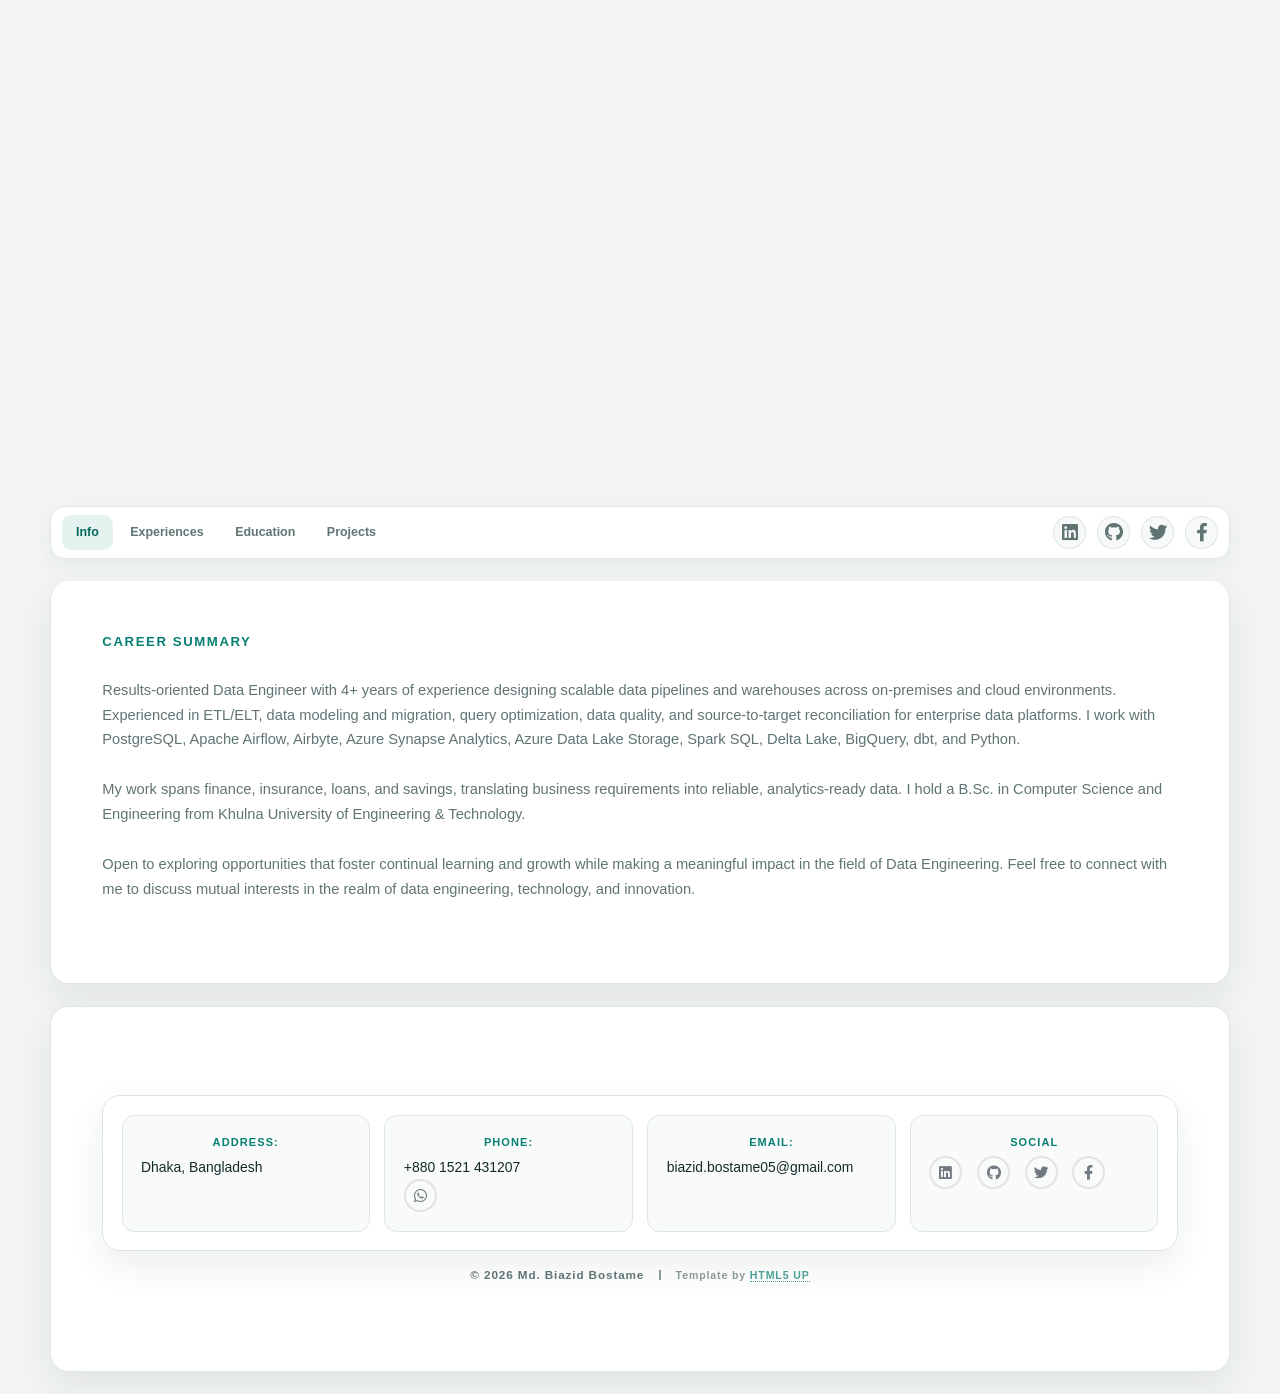
<file: index.html>
<!DOCTYPE HTML>
<!--
	Massively by HTML5 UP
	html5up.net | @ajlkn
	Free for personal and commercial use under the CCA 3.0 license (html5up.net/license)
-->
<html>
	<head>
		<title>Md. Biazid Bostame</title>
		<link rel="icon" href="images/portfolio.png" type="image/x-icon">
		<meta charset="utf-8" />
		<meta name="viewport" content="width=device-width, initial-scale=1, user-scalable=no" />
		<link rel="stylesheet" href="assets/css/main.css" />
		<link rel="stylesheet" href="assets/css/portfolio.css" />
		<noscript><link rel="stylesheet" href="assets/css/noscript.css" /></noscript>
	</head>
	<body class="is-preload">

		<!-- Wrapper -->
			<div id="wrapper" class="fade-in">

				<!-- Intro -->
					<div id="intro">
						<h1>Md. Biazid Bostame</h1>
						<p><strong>Data Engineer</strong><br>
						Building scalable data pipelines and analytics-ready warehouses with PostgreSQL, Azure Synapse, Spark SQL, Python, Airflow, Airbyte, dbt, and BigQuery</p>
						<ul class="actions">
							<li><a href="#header" class="button icon solid solo fa-arrow-down scrolly">Continue</a></li>
							<li><a href="https://drive.google.com/file/d/1eWxEJRC_uzW3Nzih6F4ofdyqxEBp4y_6/view?usp=sharing" target="_blank" rel="noopener noreferrer" class="button primary">Download Resume</a></li>
						</ul>
					</div>

				<!-- Header -->
					<div class="site-header-sticky">
					<header id="header">
						<a href="index.html" class="logo">Md. Biazid Bostame</a>
					</header> 
				

				<!-- Nav -->
					<nav id="nav">
						<ul class="links">
							<li class="active"><a href="index.html">Info</a></li>
							
							<li><a href="experiences.html">Experiences</a></li>
							<li><a href="education.html">Education</a></li>
							<li><a href="projects.html">Projects</a></li>
							
						</ul>
						<ul class="icons alt">
							<li><a href="https://www.linkedin.com/in/biazid-bostame/" target="_blank" class="icon brands alt fa-linkedin"><span class="label">Linkedin</span></a></li>
							<li><a href="https://github.com/Biazid" target="_blank"  class="icon brands alt fa-github"><span class="label">GitHub</span></a></li>
							<li><a href="https://twitter.com/bostameb" target="_blank" class="icon brands alt fa-twitter"><span class="label">Twitter</span></a></li>
							<li><a href="https://www.facebook.com/biazid.bostamee/" target="_blank" class="icon brands alt fa-facebook-f"><span class="label">Facebook</span></a></li>
							
							
						</ul>
					</nav>
					</div>


					
				<!-- Main -->
					<div id="main">

						<!-- Featured Post 
							<article class="post featured">
								<header class="major">

									<h2><a href="https://github.com/Biazid/Data-Analysis-Projects/blob/main/Data%20Cleaning.sql" target="_blank">Data Cleaning is SQL</a></h2>
									<p>In this project I take raw housing data and transform
										it in SQL Server to make it more usable for analysis.</p>
								</header>
								<a href="#" class="image main"><img src="images/pic01.jpg" alt="" /></a>
								<ul class="actions special">
									<li><a href="https://github.com/Biazid/Data-Analysis-Projects/blob/main/Data%20Cleaning.sql" target="_blank" class="button large">View Project</a></li>
								</ul>
							</article>
-->
						
					<!-- About Section -->
					<section class="post">
						<header class="major">
							<h3>Career Summary</h3>
						</header>
						<p>
							Results-oriented Data Engineer with 4+ years of experience designing scalable data pipelines and warehouses across on-premises and cloud environments. Experienced in ETL/ELT, data modeling and migration, query optimization, data quality, and source-to-target reconciliation for enterprise data platforms. I work with PostgreSQL, Apache Airflow, Airbyte, Azure Synapse Analytics, Azure Data Lake Storage, Spark SQL, Delta Lake, BigQuery, dbt, and Python.
							<br><br>
							My work spans finance, insurance, loans, and savings, translating business requirements into reliable, analytics-ready data. I hold a B.Sc. in Computer Science and Engineering from Khulna University of Engineering &amp; Technology.
							<br><br>
							Open to exploring opportunities that foster continual learning and growth while making a meaningful impact in the field of Data Engineering. Feel free to connect with me to discuss mutual interests in the realm of data engineering, technology, and innovation.
						</p>
					</section>

					

						<!-- Footer -->
							<footer>
								<div class="pagination">
									<!--<a href="#" class="previous">Prev</a>-->
									<!--
									<a href="#" class="page active">1</a>
									<a href="#" class="page">2</a>
									<a href="#" class="page">3</a>
									<span class="extra">&hellip;</span>
									<a href="#" class="page">8</a>
									<a href="#" class="page">9</a>
									<a href="#" class="page">10</a>
									<a href="#" class="next">Next</a>
								</div>
							</footer>
									-->
					</div>

				<!-- Footer -->
					<footer id="footer">
						<!--
						<section>
							<form method="post" action="#">
								<div class="fields">
									<div class="field">
										<label for="name">Name</label>
										<input type="text" name="name" id="name" />
									</div>
									<div class="field">
										<label for="email">Email</label>
										<input type="text" name="email" id="email" />
									</div>
									<div class="field">
										<label for="message">Message</label>
										<textarea name="message" id="message" rows="3"></textarea>
									</div>
								</div>
								<ul class="actions">
									<li><input type="submit" value="Send Message" /></li>
								</ul>
							</form>
						</section>
						-->
						<div class="contact-grid">
							<section class="contact-card">
								<h3>Address:</h3>
								<p>Dhaka, Bangladesh</p>
							</section>
							<section class="contact-card">
								<h3>Phone:</h3>
								<p><a href="tel:+8801521431207">+880 1521 431207</a></p>
								<ul class="icons alt">
									<li><a href="https://wa.me/8801521431207" target="_blank" rel="noopener noreferrer" class="icon brands alt fa-whatsapp" aria-label="Message on WhatsApp"><span class="label">WhatsApp</span></a></li>
								</ul>
							</section>
							<section class="contact-card">
								<h3>Email:</h3>
								<p><a href="mailto:biazid.bostame05@gmail.com">biazid.bostame05@gmail.com</a></p>
							</section>
							<section class="contact-card">
								<h3>Social</h3>
								<ul class="icons alt">
									<li><a href="https://www.linkedin.com/in/biazid-bostame/" target="_blank" class="icon brands alt fa-linkedin"><span class="label">Linkedin</span></a></li>
									<li><a href="https://github.com/Biazid" target="_blank"  class="icon brands alt fa-github"><span class="label">GitHub</span></a></li>
									<li><a href="https://twitter.com/bostameb" target="_blank" class="icon brands alt fa-twitter"><span class="label">Twitter</span></a></li>
									<li><a href="https://www.facebook.com/biazid.bostamee/" target="_blank" class="icon brands alt fa-facebook-f"><span class="label">Facebook</span></a></li>
									
								</ul>
							</section>
						</div>
					</footer>

				<!-- Copyright -->
					<div id="copyright">
						<ul><li>&copy; 2026 Md. Biazid Bostame</li><li>Template by <a href="https://html5up.net">HTML5 UP</a></li></ul>
					</div>

			</div>

		<!-- Scripts -->
			<script src="assets/js/jquery.min.js"></script>
			<script src="assets/js/jquery.scrollex.min.js"></script>
			<script src="assets/js/jquery.scrolly.min.js"></script>
			<script src="assets/js/browser.min.js"></script>
			<script src="assets/js/breakpoints.min.js"></script>
			<script src="assets/js/util.js"></script>
			<script src="assets/js/main.js"></script>

	</body>
</html>
</file>
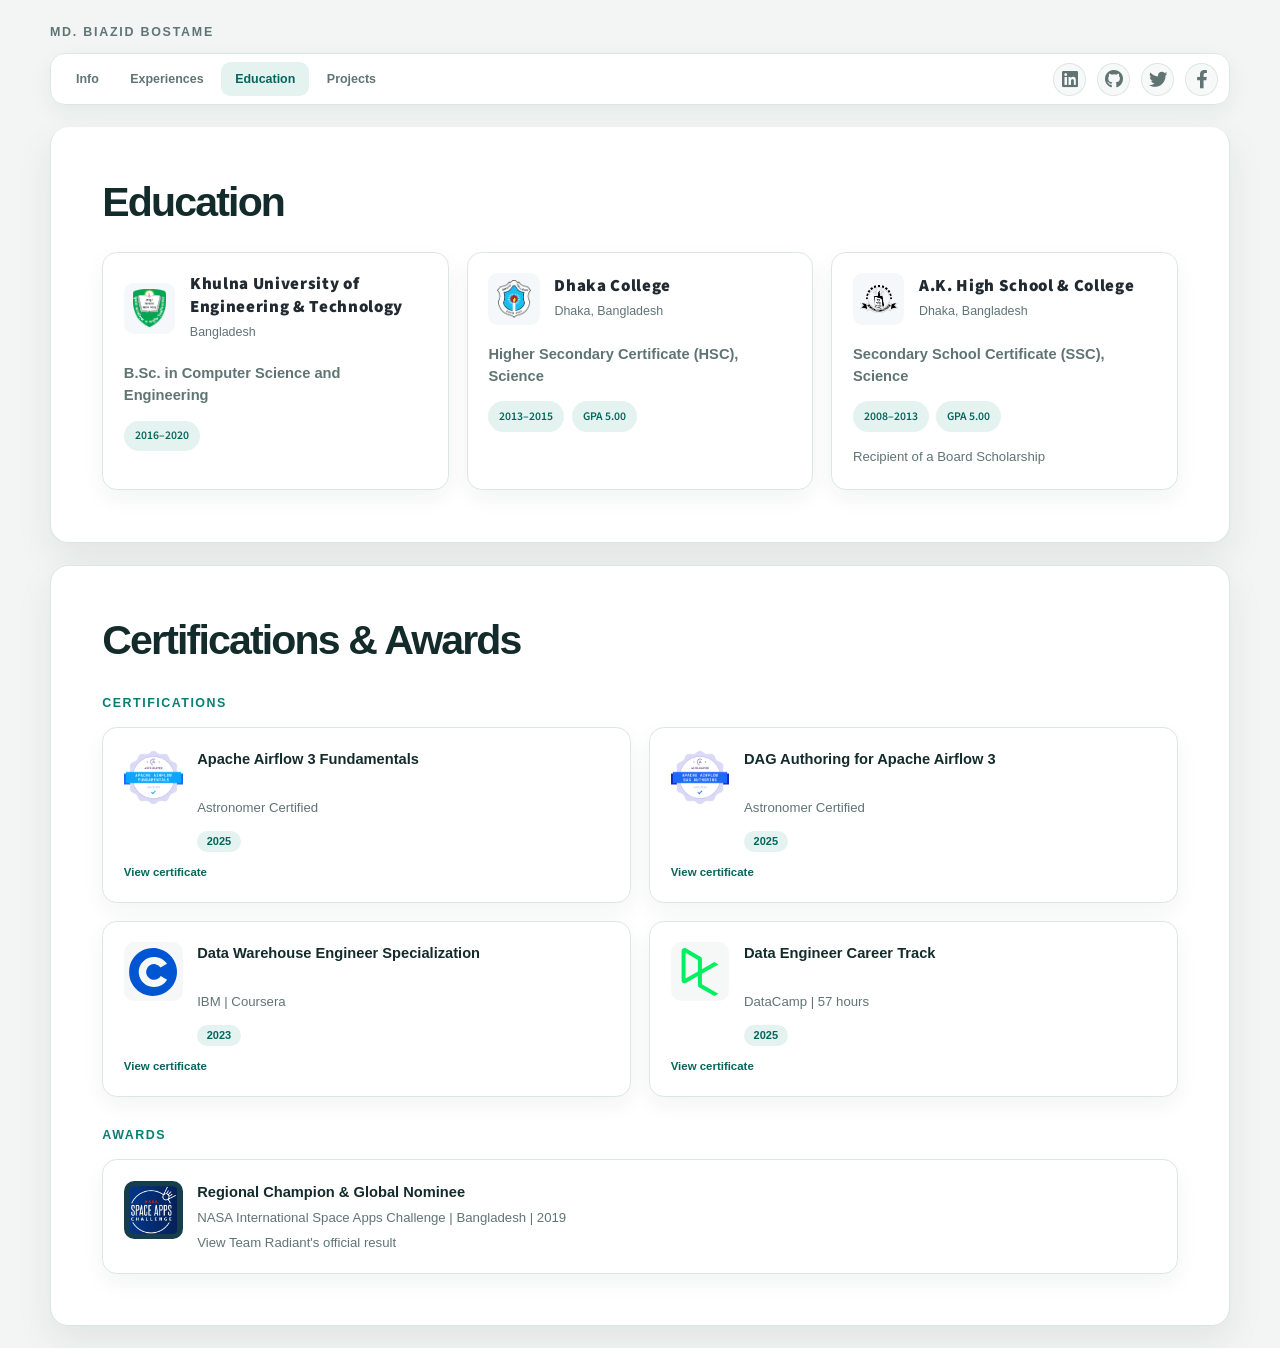
<file: education.html>
<!DOCTYPE HTML>
<!--
	Massively by HTML5 UP
	html5up.net | @ajlkn
	Free for personal and commercial use under the CCA 3.0 license (html5up.net/license)
-->
<html>
	<head>
		<title>Md. Biazid Bostame</title>
        <link rel="icon" href="images/portfolio.png" type="image/x-icon">
		<meta charset="utf-8" />
		<meta name="viewport" content="width=device-width, initial-scale=1, user-scalable=no" />
		<link rel="stylesheet" href="assets/css/main.css" />
		<noscript><link rel="stylesheet" href="assets/css/noscript.css" /></noscript>
        <style>
            #main > .education-section {
                padding: 4rem;
            }

            .education-section > header.major {
                margin-bottom: 2rem;
                text-align: left;
            }

            .education-section > header.major h1,
            .education-section > header.major h2 {
                font-size: 2.5rem;
                margin-bottom: 0;
            }

            .education-grid,
            .credential-grid {
                display: grid;
                gap: 1.25rem;
                grid-template-columns: repeat(auto-fit, minmax(250px, 1fr));
            }

            .education-card,
            .credential-card {
                background: #ffffff;
                border: 1px solid #e6e9ec;
                border-radius: 0.75rem;
                box-shadow: 0 0.75rem 2rem rgba(33, 41, 49, 0.08);
                padding: 1.5rem;
            }

            .education-card {
                height: 100%;
            }

            .education-card__header {
                align-items: center;
                display: flex;
                gap: 1rem;
                margin-bottom: 1.25rem;
            }

            .education-card__logo {
                align-items: center;
                background: #f5f8fa;
                border-radius: 0.65rem;
                display: flex;
                flex: 0 0 3.5rem;
                height: 3.5rem;
                justify-content: center;
                padding: 0.45rem;
            }

            .education-card__logo img {
                height: 100%;
                object-fit: contain;
                width: 100%;
            }

            .education-card h2 {
                font-size: 1.15rem;
                letter-spacing: 0.04em;
                line-height: 1.35;
                margin: 0;
                text-align: left;
                text-transform: none;
            }

            .education-card__location {
                color: #717981;
                font-size: 0.85rem;
                margin: 0.25rem 0 0;
            }

            .education-card__degree {
                font-weight: 600;
                line-height: 1.5;
                margin-bottom: 1rem;
                text-align: left;
            }

            .education-card__details {
                display: flex;
                flex-wrap: wrap;
                gap: 0.5rem;
                margin: 0;
            }

            .education-card__details span {
                background: #eef8fb;
                border-radius: 999px;
                color: #176f89;
                font-family: "Source Sans Pro", Helvetica, sans-serif;
                font-size: 0.8rem;
                font-weight: 600;
                padding: 0.35rem 0.75rem;
            }

            .education-card__note {
                color: #626a71;
                font-size: 0.9rem;
                margin: 1rem 0 0;
                text-align: left;
            }

            .education-section > h3 {
                font-size: 1.1rem;
                margin: 2rem 0 1rem;
            }

            .credential-grid {
                list-style: none;
                margin: 0;
                padding: 0;
            }

            .credential-card {
                line-height: 1.5;
            }

            .credential-card__header {
                align-items: flex-start;
                display: flex;
                gap: 1rem;
            }

            .credential-card__logo {
                flex: 0 0 2.75rem;
                height: 2.75rem;
                object-fit: contain;
                width: 2.75rem;
            }

            .credential-card__header > div {
                min-width: 0;
            }

            .credential-card strong,
            .credential-card span {
                display: block;
            }

            .credential-card strong {
                font-size: 1rem;
            }

            .credential-card span {
                color: #717981;
                font-size: 0.9rem;
                margin-top: 0.35rem;
            }

            @media screen and (max-width: 736px) {
                #main > .education-section {
                    padding: 3rem 1.5rem;
                }

                .education-grid,
                .credential-grid {
                    grid-template-columns: 1fr;
                }
            }
        </style>
		<link rel="stylesheet" href="assets/css/portfolio.css" />
	</head>
	<body class="is-preload">

		<!-- Wrapper -->
			<div id="wrapper">

				<!-- Header -->
					<div class="site-header-sticky">
					<header id="header">
						<a href="index.html" class="logo">Md. Biazid Bostame</a>
					</header>

				<!-- Nav -->
					<nav id="nav">
						<ul class="links">
							<li><a href="index.html">Info</a></li>
                            <li><a href="experiences.html">Experiences</a></li>
							<li class="active"><a href="education.html">Education</a></li>
							<li><a href="projects.html">Projects</a></li>
							
						</ul>
						<ul class="icons">
							<li><a href="https://www.linkedin.com/in/biazid-bostame/" target="_blank" class="icon brands alt fa-linkedin"><span class="label">Linkedin</span></a></li>
							<li><a href="https://github.com/Biazid" target="_blank"  class="icon brands alt fa-github"><span class="label">GitHub</span></a></li>
							<li><a href="https://twitter.com/bostameb" target="_blank" class="icon brands alt fa-twitter"><span class="label">Twitter</span></a></li>
							<li><a href="https://www.facebook.com/biazid.bostamee/" target="_blank" class="icon brands alt fa-facebook-f"><span class="label">Facebook</span></a></li>
							
						</ul>
					</nav>
					</div>

				<!-- Main -->
				<div id="main">


                    <!-- Education Section -->
                    <section class="post education-section">
                        <header class="major">
                            <h1>Education</h1>
                        </header>

                        <div class="education-grid">
                            <article class="education-card">
                                <div class="education-card__header">
                                    <div class="education-card__logo"><img src="kuet_logo.png" alt="KUET logo"></div>
                                    <div>
                                        <h2>Khulna University of Engineering &amp; Technology</h2>
                                        <p class="education-card__location">Bangladesh</p>
                                    </div>
                                </div>
                                <p class="education-card__degree">B.Sc. in Computer Science and Engineering</p>
                                <p class="education-card__details">
                                    <span>2016–2020</span>
                                </p>
                            </article>

                            <article class="education-card">
                                <div class="education-card__header">
                                    <div class="education-card__logo"><img src="Dhaka_College.png" alt="Dhaka College logo"></div>
                                    <div>
                                        <h2>Dhaka College</h2>
                                        <p class="education-card__location">Dhaka, Bangladesh</p>
                                    </div>
                                </div>
                                <p class="education-card__degree">Higher Secondary Certificate (HSC), Science</p>
                                <p class="education-card__details">
                                    <span>2013–2015</span>
                                    <span>GPA 5.00</span>
                                </p>
                            </article>

                            <article class="education-card">
                                <div class="education-card__header">
                                    <div class="education-card__logo"><img src="ak-high-school-logo.png" alt="A.K. High School &amp; College logo"></div>
                                    <div>
                                        <h2>A.K. High School &amp; College</h2>
                                        <p class="education-card__location">Dhaka, Bangladesh</p>
                                    </div>
                                </div>
                                <p class="education-card__degree">Secondary School Certificate (SSC), Science</p>
                                <p class="education-card__details">
                                    <span>2008–2013</span>
                                    <span>GPA 5.00</span>
                                </p>
                                <p class="education-card__note">Recipient of a Board Scholarship</p>
                            </article>
                        </div>
                    </section>

                    <section class="post education-section">
                        <header class="major">
                            <h2>Certifications &amp; Awards</h2>
                        </header>

                        <h3>Certifications</h3>
                        <ul class="credential-grid credential-grid--certifications">
                            <li class="credential-card">
                                <a class="credential-card__link" href="https://www.credly.com/earner/earned/badge/53fa3b07-f7e2-4bc4-8020-68cebe96901c" target="_blank" rel="noopener noreferrer">
                                    <div class="credential-card__header">
                                        <img class="credential-card__logo credential-card__logo--astronomer" src="images/astronomer-airflow-fundamentals.png" alt="">
                                        <div>
                                            <strong class="credential-card__title">Apache Airflow 3 Fundamentals</strong>
                                            <span class="credential-card__provider">Astronomer Certified</span>
                                            <span class="credential-card__year">2025</span>
                                        </div>
                                    </div>
                                    <span class="credential-card__link-label">View certificate</span>
                                </a>
                            </li>
                            <li class="credential-card">
                                <a class="credential-card__link" href="https://www.credly.com/earner/earned/badge/60fcf874-26d5-4743-b65c-8ece3b0b19ee" target="_blank" rel="noopener noreferrer">
                                    <div class="credential-card__header">
                                        <img class="credential-card__logo credential-card__logo--astronomer" src="images/astronomer-dag-authoring.png" alt="">
                                        <div>
                                            <strong class="credential-card__title">DAG Authoring for Apache Airflow 3</strong>
                                            <span class="credential-card__provider">Astronomer Certified</span>
                                            <span class="credential-card__year">2025</span>
                                        </div>
                                    </div>
                                    <span class="credential-card__link-label">View certificate</span>
                                </a>
                            </li>
                            <li class="credential-card">
                                <a class="credential-card__link" href="https://www.coursera.org/account/accomplishments/specialization/certificate/7ANDWWQXS5LL" target="_blank" rel="noopener noreferrer">
                                    <div class="credential-card__header">
                                        <img class="credential-card__logo" src="images/coursera.svg" alt="">
                                        <div>
                                            <strong class="credential-card__title">Data Warehouse Engineer Specialization</strong>
                                            <span class="credential-card__provider">IBM | Coursera</span>
                                            <span class="credential-card__year">2023</span>
                                        </div>
                                    </div>
                                    <span class="credential-card__link-label">View certificate</span>
                                </a>
                            </li>
                            <li class="credential-card">
                                <a class="credential-card__link" href="https://www.datacamp.com/completed/statement-of-accomplishment/track/702cb8960f233728da497a640c8c7917c1f692f8" target="_blank" rel="noopener noreferrer">
                                    <div class="credential-card__header">
                                        <img class="credential-card__logo" src="images/datacamp.svg" alt="">
                                        <div>
                                            <strong class="credential-card__title">Data Engineer Career Track</strong>
                                            <span class="credential-card__provider">DataCamp | 57 hours</span>
                                            <span class="credential-card__year">2025</span>
                                        </div>
                                    </div>
                                    <span class="credential-card__link-label">View certificate</span>
                                </a>
                            </li>
                        </ul>

                        <h3>Awards</h3>
                        <ul class="credential-grid">
                            <li class="credential-card">
                                <a class="credential-card__header credential-card__award-link" href="https://2019.spaceappschallenge.org/challenges/planets-near-and-far/build-planet-workshop/teams/team-radiant/" target="_blank" rel="noopener noreferrer">
                                    <img class="credential-card__logo credential-card__logo--spaceapps" src="images/spaceapps-challenge.png" alt="NASA Space Apps Challenge logo">
                                    <div>
                                        <strong>Regional Champion &amp; Global Nominee</strong>
                                        <span>NASA International Space Apps Challenge | Bangladesh | 2019</span>
                                        <span>View Team Radiant's official result</span>
                                    </div>
                                </a>
                            </li>
                        </ul>
                    </section>
                    

				
				</div>
				

	</body>
</html>
</file>
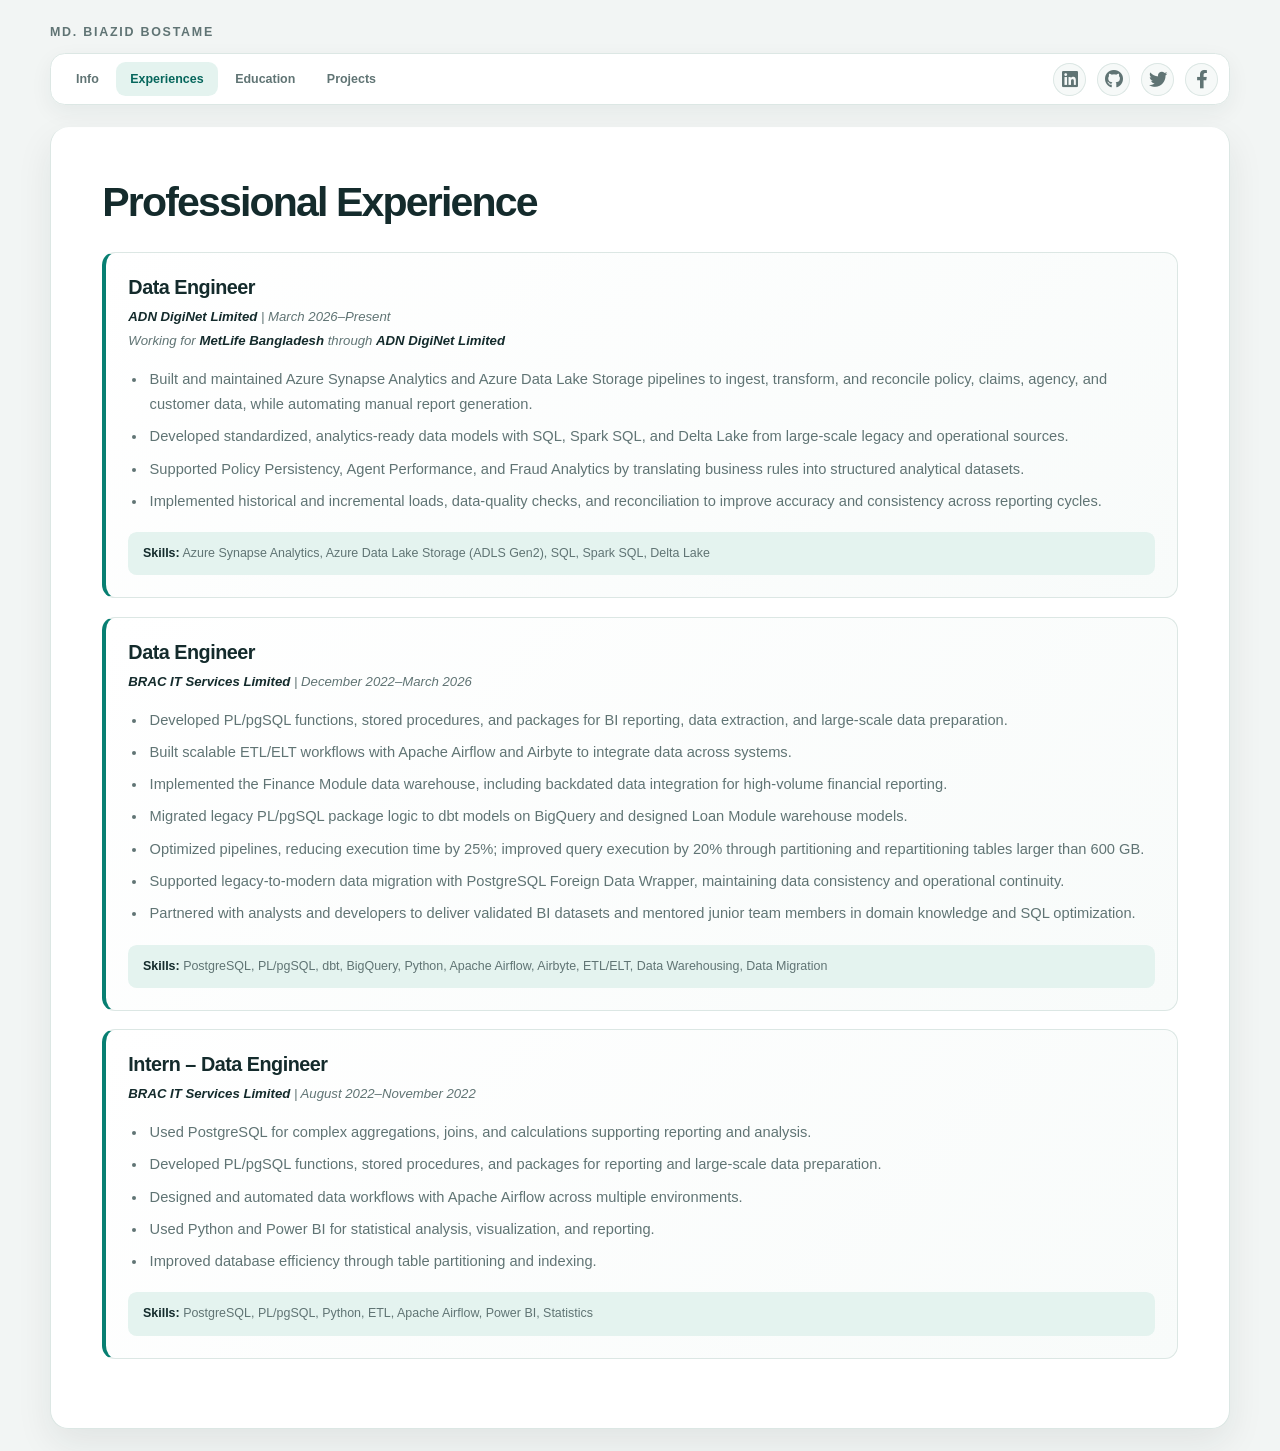
<file: experiences.html>
<!DOCTYPE HTML>
<!--
	Massively by HTML5 UP
	html5up.net | @ajlkn
	Free for personal and commercial use under the CCA 3.0 license (html5up.net/license)
-->
<html>
	<head>
		<title>Md. Biazid Bostame</title>
		<link rel="icon" href="images/portfolio.png" type="image/x-icon">
		<meta charset="utf-8" />
		<meta name="viewport" content="width=device-width, initial-scale=1, user-scalable=no" />
		<link rel="stylesheet" href="assets/css/main.css" />
		<link rel="stylesheet" href="assets/css/portfolio.css" />
		<noscript><link rel="stylesheet" href="assets/css/noscript.css" /></noscript>
	</head>
	<body class="is-preload">

		<!-- Wrapper -->
			<div id="wrapper">

				<!-- Header -->
					<div class="site-header-sticky">
					<header id="header">
						<a href="index.html" class="logo">Md. Biazid Bostame</a>
					</header>

				<!-- Nav -->
					<nav id="nav">
						<ul class="links">
							<li><a href="index.html">Info</a></li>
							<li class="active"><a href="experiences.html">Experiences</a></li>
							<li><a href="education.html">Education</a></li>
							<li><a href="projects.html">Projects</a></li>
							
						</ul>
						<ul class="icons">
							<li><a href="https://www.linkedin.com/in/biazid-bostame/" target="_blank" class="icon brands alt fa-linkedin"><span class="label">Linkedin</span></a></li>
							<li><a href="https://github.com/Biazid" target="_blank"  class="icon brands alt fa-github"><span class="label">GitHub</span></a></li>
							<li><a href="https://twitter.com/bostameb" target="_blank" class="icon brands alt fa-twitter"><span class="label">Twitter</span></a></li>
							<li><a href="https://www.facebook.com/biazid.bostamee/" target="_blank" class="icon brands alt fa-facebook-f"><span class="label">Facebook</span></a></li>
							
						</ul>
					</nav>
					</div>

				<!-- Main -->
				<div id="main">


				<!-- Professional Experience Section -->
				<section class="post experience-section">
					<header class="major">
						<h1>Professional Experience</h1>
					</header>

					<article class="experience-entry">
						<header>
							<h2>Data Engineer</h2>
							<p><strong>ADN DigiNet Limited</strong> | March 2026–Present</p>
							<p>Working for <strong>MetLife Bangladesh</strong> through <strong>ADN DigiNet Limited</strong></p>
						</header>
						<ul>
							<li>Built and maintained Azure Synapse Analytics and Azure Data Lake Storage pipelines to ingest, transform, and reconcile policy, claims, agency, and customer data, while automating manual report generation.</li>
							<li>Developed standardized, analytics-ready data models with SQL, Spark SQL, and Delta Lake from large-scale legacy and operational sources.</li>
							<li>Supported Policy Persistency, Agent Performance, and Fraud Analytics by translating business rules into structured analytical datasets.</li>
							<li>Implemented historical and incremental loads, data-quality checks, and reconciliation to improve accuracy and consistency across reporting cycles.</li>
						</ul>
						<p><strong>Skills:</strong> Azure Synapse Analytics, Azure Data Lake Storage (ADLS Gen2), SQL, Spark SQL, Delta Lake</p>
					</article>

					<article class="experience-entry">
						<header>
							<h2>Data Engineer</h2>
							<p><strong>BRAC IT Services Limited</strong> | December 2022–March 2026</p>
						</header>
						<ul>
							<li>Developed PL/pgSQL functions, stored procedures, and packages for BI reporting, data extraction, and large-scale data preparation.</li>
							<li>Built scalable ETL/ELT workflows with Apache Airflow and Airbyte to integrate data across systems.</li>
							<li>Implemented the Finance Module data warehouse, including backdated data integration for high-volume financial reporting.</li>
							<li>Migrated legacy PL/pgSQL package logic to dbt models on BigQuery and designed Loan Module warehouse models.</li>
							<li>Optimized pipelines, reducing execution time by 25%; improved query execution by 20% through partitioning and repartitioning tables larger than 600 GB.</li>
							<li>Supported legacy-to-modern data migration with PostgreSQL Foreign Data Wrapper, maintaining data consistency and operational continuity.</li>
							<li>Partnered with analysts and developers to deliver validated BI datasets and mentored junior team members in domain knowledge and SQL optimization.</li>
						</ul>
						<p><strong>Skills:</strong> PostgreSQL, PL/pgSQL, dbt, BigQuery, Python, Apache Airflow, Airbyte, ETL/ELT, Data Warehousing, Data Migration</p>
					</article>

					<article class="experience-entry">
						<header>
							<h2>Intern – Data Engineer</h2>
							<p><strong>BRAC IT Services Limited</strong> | August 2022–November 2022</p>
						</header>
						<ul>
							<li>Used PostgreSQL for complex aggregations, joins, and calculations supporting reporting and analysis.</li>
							<li>Developed PL/pgSQL functions, stored procedures, and packages for reporting and large-scale data preparation.</li>
							<li>Designed and automated data workflows with Apache Airflow across multiple environments.</li>
							<li>Used Python and Power BI for statistical analysis, visualization, and reporting.</li>
							<li>Improved database efficiency through table partitioning and indexing.</li>
						</ul>
						<p><strong>Skills:</strong> PostgreSQL, PL/pgSQL, Python, ETL, Apache Airflow, Power BI, Statistics</p>
					</article>
				</section>



				
				</div>
				

	</body>
</html>
</file>
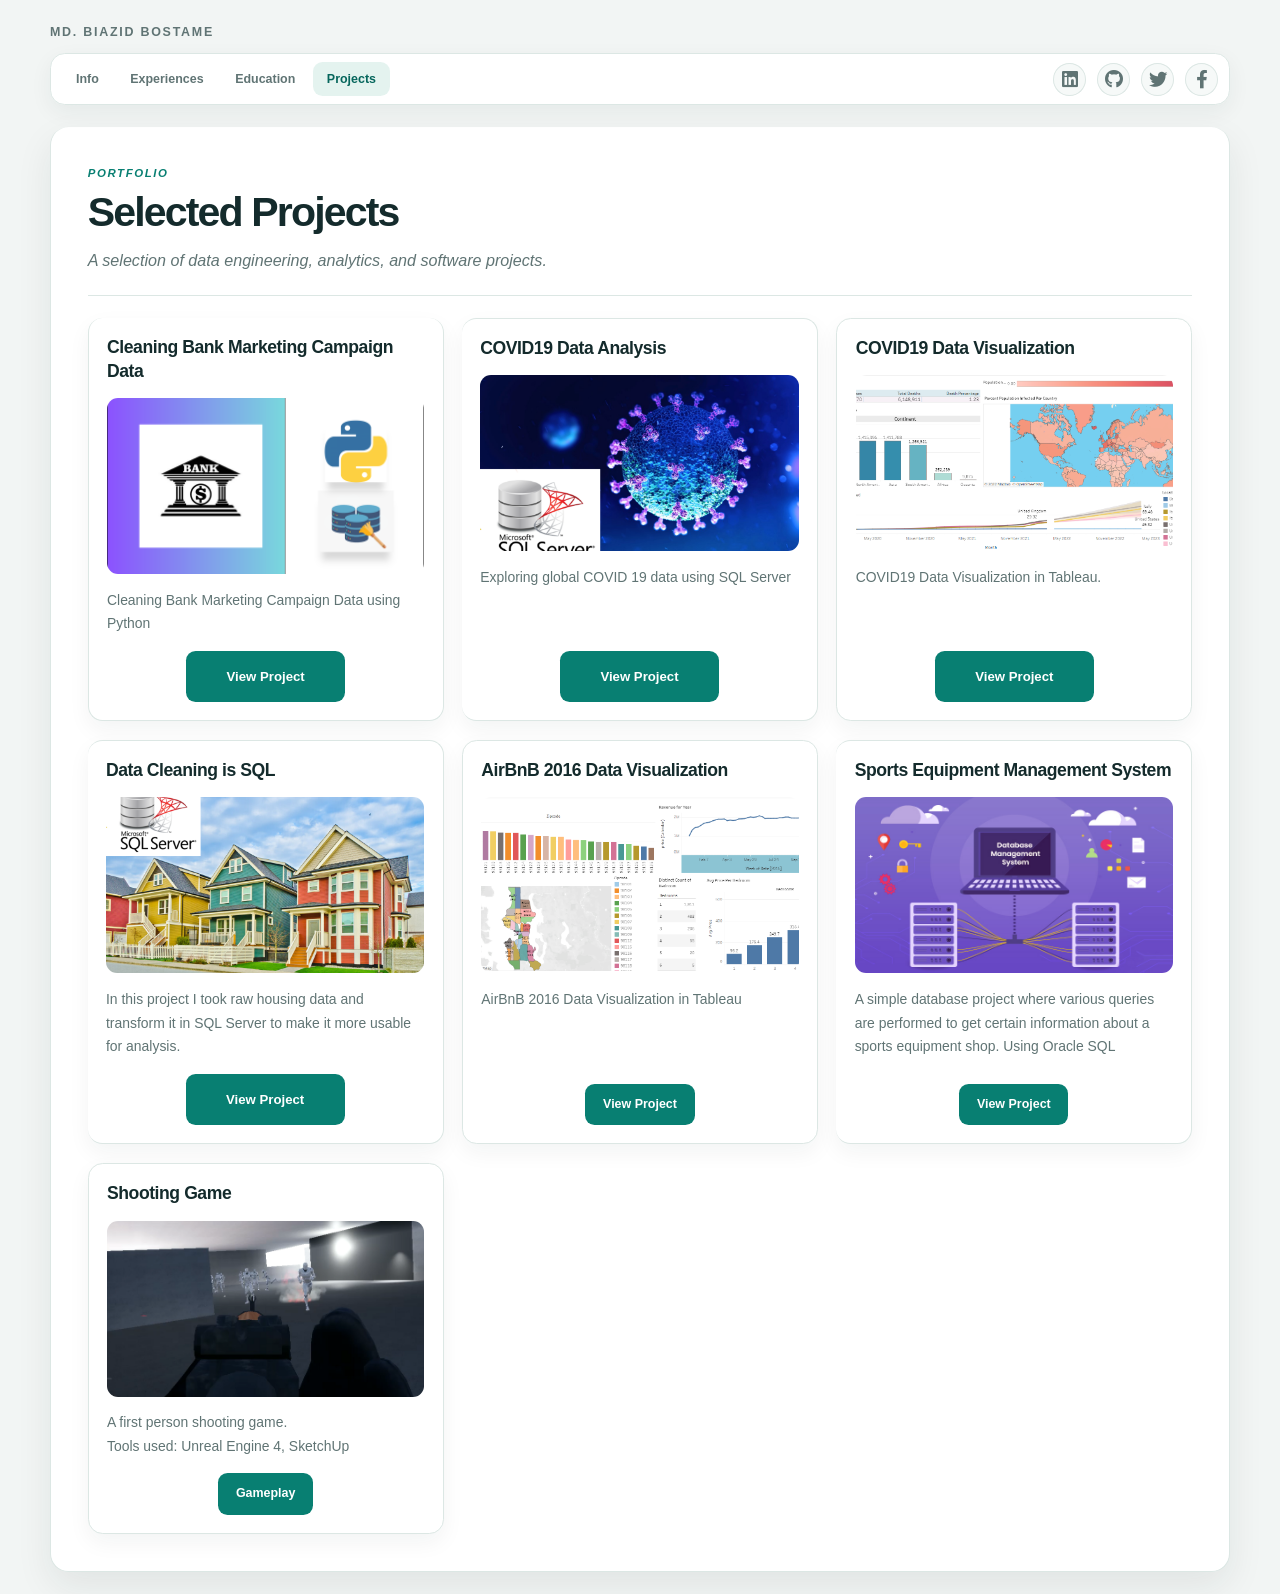
<file: projects.html>
<!DOCTYPE HTML>
<!--
	Massively by HTML5 UP
	html5up.net | @ajlkn
	Free for personal and commercial use under the CCA 3.0 license (html5up.net/license)
-->
<html>
	<head>
		<title>Md. Biazid Bostame</title>
		<link rel="icon" href="images/portfolio.png" type="image/x-icon">
		<meta charset="utf-8" />
		<meta name="viewport" content="width=device-width, initial-scale=1, user-scalable=no" />
		<link rel="stylesheet" href="assets/css/main.css" />
		<link rel="stylesheet" href="assets/css/portfolio.css" />
		<noscript><link rel="stylesheet" href="assets/css/noscript.css" /></noscript>
	</head>
	<body class="is-preload">

		<!-- Wrapper -->
			<div id="wrapper">

				<!-- Header -->
					<div class="site-header-sticky">
					<header id="header">
						<a href="index.html" class="logo">Md. Biazid Bostame</a>
					</header>

				<!-- Nav -->
					<nav id="nav">
						<ul class="links">
							<li><a href="index.html">Info</a></li>
							<li><a href="experiences.html">Experiences</a></li>
							<li><a href="education.html">Education</a></li>
							<li class="active"><a href="projects.html">Projects</a></li>
							
						</ul>
						<ul class="icons">
							<li><a href="https://www.linkedin.com/in/biazid-bostame/" target="_blank" class="icon brands alt fa-linkedin"><span class="label">Linkedin</span></a></li>
							<li><a href="https://github.com/Biazid" target="_blank"  class="icon brands alt fa-github"><span class="label">GitHub</span></a></li>
							<li><a href="https://twitter.com/bostameb" target="_blank" class="icon brands alt fa-twitter"><span class="label">Twitter</span></a></li>
							<li><a href="https://www.facebook.com/biazid.bostamee/" target="_blank" class="icon brands alt fa-facebook-f"><span class="label">Facebook</span></a></li>
							
						</ul>
					</nav>
					</div>

				<!-- Main -->
				<div id="main">


					<!-- Posts -->
					<section class="posts">
						<header class="projects-heading">
							<p class="eyebrow">Portfolio</p>
							<h1>Selected Projects</h1>
							<p>A selection of data engineering, analytics, and software projects.</p>
						</header>
							
						<article>
							<header>
								
								<h2><a href="https://github.com/Biazid/Data-Engineering-Project/tree/main/Cleaning%20Bank%20Marketing%20Campaign%20Data%20-%20DataCamp" target="_blank">Cleaning Bank Marketing Campaign Data</a></h2>
							</header>
							<a href="https://github.com/Biazid/Data-Engineering-Project/tree/main/Cleaning%20Bank%20Marketing%20Campaign%20Data%20-%20DataCamp" target="_blank" class="image fit"><img src="images/bank_python.png" alt="" /></a>
							<p>Cleaning Bank Marketing Campaign Data using Python</p>
							<ul class="actions special">
								<li><a href="https://github.com/Biazid/Data-Engineering-Project/tree/main/Cleaning%20Bank%20Marketing%20Campaign%20Data%20-%20DataCamp" target="_blank" class="button large">View Project</a></li>
							</ul>
						</article>


						<article>
							<header>
								
								<h2><a href="https://github.com/Biazid/Data-Analysis-Projects/blob/main/COVID19%20Data%20Exploration.sql" target="_blank">COVID19 Data Analysis</a></h2>
							</header>
							<a href="https://github.com/Biazid/Data-Analysis-Projects/blob/main/COVID19%20Data%20Exploration.sql" target="_blank" class="image fit"><img src="images/covidd.png" alt="" /></a>
							<p>Exploring global COVID 19 data using SQL Server</p>
							<ul class="actions special">
								<li><a href="https://github.com/Biazid/Data-Analysis-Projects/blob/main/COVID19%20Data%20Exploration.sql" target="_blank" class="button large">View Project</a></li>
							</ul>
						</article>
						<article>
							<header>
								
								<h2><a href="https://public.tableau.com/app/profile/md.biazid.bostame/viz/Covid19Dashboard_16501866921070/Dashboard1" target="_blank">COVID19 Data Visualization</a></h2>
							</header>
							<a href="https://public.tableau.com/app/profile/md.biazid.bostame/viz/Covid19Dashboard_16501866921070/Dashboard1" target="_blank" class="image fit"><img src="images/Covid19.png" alt="" /></a>
							<p>COVID19 Data Visualization in Tableau.</p>
							<ul class="actions special">
								<li><a href="https://public.tableau.com/app/profile/md.biazid.bostame/viz/Covid19Dashboard_16501866921070/Dashboard1" target="_blank" class="button large">View Project</a></li>
							</ul>
						</article>
						<article>
							<header>
								
								<h2><a href="https://github.com/Biazid/Data-Analysis-Projects/blob/main/Data%20Cleaning.sql" target="_blank">Data Cleaning is SQL</a></h2>
							</header>
							<a href="https://github.com/Biazid/Data-Analysis-Projects/blob/main/Data%20Cleaning.sql" target="_blank" class="image fit"><img src="images/house.png" alt="" /></a>
							<p>In this project I took raw housing data and transform
								it in SQL Server to make it more usable for analysis.</p>
							<ul class="actions special">
								<li><a href="https://github.com/Biazid/Data-Analysis-Projects/blob/main/Data%20Cleaning.sql" target="_blank" class="button large">View Project</a></li>
							</ul>
						</article>
						<article>
							<header>
								
								<h2><a href="https://public.tableau.com/app/profile/md.biazid.bostame/viz/AirBnB2016_16503750407820/Dashboard1" target="_blank">AirBnB 2016 Data Visualization</a></h2>
							</header>
							<a href="https://public.tableau.com/app/profile/md.biazid.bostame/viz/AirBnB2016_16503750407820/Dashboard1" target="_blank" class="image fit"><img src="images/AirBnB.png" alt="" /></a>
							<p>AirBnB 2016 Data Visualization in Tableau</p>
							<ul class="actions special">
								<li><a href="https://public.tableau.com/app/profile/md.biazid.bostame/viz/AirBnB2016_16503750407820/Dashboard1" target="_blank" class="button">View Project</a></li>
							</ul>
						</article>

						<article>
							<header>
								
								<h2><a href="https://github.com/Biazid/Sports-Equipment-Management-System/tree/main/12.8/New%20folder" target="_blank">Sports Equipment Management System</a></h2>
							</header>
							<a href="https://github.com/Biazid/Sports-Equipment-Management-System/tree/main/12.8/New%20folder" target="_blank" class="image fit"><img src="images/database.jpg" alt="" /></a>
							<p>A simple database project where various queries are performed to get certain
								information about a sports equipment shop.
								Using Oracle SQL</p>
							<ul class="actions special">
								<li><a href="https://github.com/Biazid/Sports-Equipment-Management-System/tree/main/12.8/New%20folder" target="_blank" class="button">View Project</a></li>
							</ul>
						</article>
						
						<article>
							<header>
								
								<h2><a href="https://youtu.be/bvQPk_2-0_A" target="_blank">Shooting Game</a></h2>
							</header>
							<a href="https://youtu.be/bvQPk_2-0_A" target="_blank" class="image fit"><img src="images/game1.png" alt="" /></a>
							<p>A first person shooting game. <br/>
								Tools used: Unreal Engine 4, SketchUp</p>
							<ul class="actions special">
								<li><a href="https://youtu.be/bvQPk_2-0_A" target="_blank" class="button">Gameplay</a></li>
							</ul>
						</article>
					</section>







				
				</div>
				

	</body>
</html>
</file>
<file: assets/css/portfolio.css>
:root {
	--portfolio-bg: #f2f5f4;
	--portfolio-surface: #ffffff;
	--portfolio-ink: #142b2c;
	--portfolio-muted: #607474;
	--portfolio-accent: #087f72;
	--portfolio-accent-dark: #06665c;
	--portfolio-accent-soft: #e4f3ef;
	--portfolio-line: #dce7e4;
	--portfolio-shadow: 0 1rem 2.5rem rgba(20, 43, 44, 0.08);
}

html {
	scroll-behavior: smooth;
}

body {
	background: var(--portfolio-bg);
	color: var(--portfolio-ink);
	font-family: "Segoe UI", Arial, sans-serif;
	line-height: 1.7;
}

#wrapper {
	margin: 0 auto;
	max-width: 1180px;
	overflow: visible;
	width: calc(100% - 3rem);
}

#wrapper > .bg,
#wrapper.fade-in:before {
	display: none;
}

#intro {
	align-items: flex-start;
	background: linear-gradient(125deg, #102b31 0%, #16494a 58%, #087f72 100%);
	border-radius: 1.5rem;
	box-shadow: 0 1.5rem 3.5rem rgba(16, 43, 49, 0.18);
	justify-content: center;
	margin-top: 2rem;
	min-height: 0;
	padding: clamp(3rem, 8vw, 6rem);
	text-align: left;
}

#intro h1 {
	font-size: clamp(2.75rem, 6vw, 5rem);
	letter-spacing: -0.055em;
	line-height: 1.05;
	margin-bottom: 1.25rem;
	max-width: 900px;
	text-align: left;
	text-transform: none;
}

#intro p {
	color: rgba(255, 255, 255, 0.84);
	font-size: clamp(1rem, 2vw, 1.25rem);
	font-style: normal;
	line-height: 1.7;
	margin: 0;
	max-width: 760px;
	text-align: left;
}

#intro a {
	border-bottom: 0;
}

#intro .actions {
	display: flex;
	flex-wrap: wrap;
	gap: 0.75rem;
	margin-top: 2rem;
}

#intro .actions li {
	padding-left: 0;
}

#header {
	align-items: flex-start;
	color: var(--portfolio-ink);
	height: auto;
	padding: 1.75rem 0 1rem;
	pointer-events: auto;
	text-align: left;
}

.site-header-sticky {
	background: var(--portfolio-bg);
	position: sticky;
	top: 0;
	z-index: 1000;
}

#intro + .site-header-sticky #header {
	display: none;
}

#header .logo {
	border: 0 !important;
	color: var(--portfolio-muted);
	font-family: inherit;
	font-size: 0.85rem;
	font-weight: 800;
	letter-spacing: 0.14em;
	padding: 0;
	text-transform: uppercase;
}

#header .logo:hover {
	color: var(--portfolio-accent) !important;
}

#nav {
	align-items: center;
	backdrop-filter: blur(16px);
	background: rgba(255, 255, 255, 0.94);
	border: 1px solid var(--portfolio-line);
	border-radius: 1rem;
	box-shadow: 0 0.5rem 1.5rem rgba(20, 43, 44, 0.06);
	color: var(--portfolio-ink);
	height: auto;
	line-height: normal;
	margin: 0 auto 1.5rem;
	max-width: none;
	min-height: 0;
	overflow: visible;
	padding: 0.55rem 0.75rem;
	position: relative;
	top: auto;
	width: 100%;
}

#nav a {
	border: 0;
	color: var(--portfolio-muted);
}

#nav ul.links {
	align-items: center;
	font-family: inherit;
	gap: 0.25rem;
	letter-spacing: 0;
	text-transform: none;
}

#nav ul.links li a {
	border-radius: 0.65rem;
	color: var(--portfolio-muted) !important;
	font-size: 0.85rem;
	font-weight: 700;
	padding: 0.7rem 0.95rem;
}

#nav ul.links li a:hover {
	background: var(--portfolio-accent-soft);
	color: var(--portfolio-accent) !important;
}

#nav ul.links li.active {
	background: transparent;
}

#nav ul.links li.active a {
	background: var(--portfolio-accent-soft);
	color: var(--portfolio-accent-dark) !important;
}

#nav ul.icons {
	align-items: center;
	display: flex;
	gap: 0.25rem;
	margin-left: auto;
	padding-left: 0.5rem;
}

#nav ul.icons li {
	padding-left: 0;
}

#nav ul.icons li a.icon:before {
	background: #f6f9f8;
	box-shadow: inset 0 0 0 1px var(--portfolio-line) !important;
	color: var(--portfolio-muted);
}

#nav ul.icons li a.icon:hover:before {
	background: var(--portfolio-accent-soft);
	box-shadow: inset 0 0 0 1px var(--portfolio-accent) !important;
	color: var(--portfolio-accent);
}

#main {
	background: transparent;
	box-shadow: none;
	margin: 0 auto 1.5rem;
	max-width: none;
	width: 100%;
}

#main > * {
	background: var(--portfolio-surface);
	border: 1px solid var(--portfolio-line);
	border-radius: 1.25rem;
	box-shadow: var(--portfolio-shadow);
	margin: 0 0 1.5rem;
	padding: clamp(1.75rem, 5vw, 3.5rem);
}

#main > .post {
	padding: clamp(1.75rem, 5vw, 3.5rem);
}

#main > .post header.major {
	margin-bottom: 1.75rem;
	text-align: left;
}

#main > .post header.major h1,
#main > .post header.major h2 {
	color: var(--portfolio-ink);
	font-family: inherit;
	font-size: clamp(2rem, 4vw, 2.8rem);
	letter-spacing: -0.045em;
	line-height: 1.15;
	margin: 0;
	text-transform: none;
}

#main > .post header.major h3 {
	color: var(--portfolio-accent);
	font-family: inherit;
	font-size: 0.9rem;
	font-weight: 800;
	letter-spacing: 0.12em;
	margin: 0;
	text-transform: uppercase;
}

#main > .post p {
	color: var(--portfolio-muted);
	text-align: left;
}

#main > .post strong {
	color: var(--portfolio-ink);
}

.button,
button,
input[type="button"],
input[type="reset"],
input[type="submit"] {
	background: var(--portfolio-accent);
	border: 0;
	border-radius: 0.65rem;
	box-shadow: none;
	color: #ffffff !important;
	font-family: inherit;
	font-size: 0.85rem;
	font-weight: 750;
	height: auto;
	letter-spacing: 0;
	line-height: 1.2;
	padding: 0.9rem 1.2rem;
	text-transform: none;
	transition: background-color 0.2s ease, transform 0.2s ease;
}

.button:hover,
button:hover,
input[type="button"]:hover,
input[type="reset"]:hover,
input[type="submit"]:hover {
	background: var(--portfolio-accent-dark);
	box-shadow: none;
	color: #ffffff !important;
	transform: translateY(-1px);
}

.button.disabled,
.button:disabled,
button.disabled,
button:disabled {
	pointer-events: none;
}

#intro .button {
	background: rgba(255, 255, 255, 0.12);
	box-shadow: inset 0 0 0 1px rgba(255, 255, 255, 0.55);
	color: #ffffff !important;
}

#intro .button:hover {
	background: rgba(255, 255, 255, 0.2);
	box-shadow: inset 0 0 0 1px #ffffff;
	color: #ffffff !important;
}

#intro .button.primary {
	background: #ffffff;
	box-shadow: none;
	color: #123b3b !important;
}

#intro .button.primary:hover {
	background: #daf2eb;
	color: #123b3b !important;
}

#intro .button.icon.solo {
	border-radius: 50%;
	height: 3.1rem;
	line-height: 3.1rem;
	padding: 0;
	text-indent: 3.1rem;
	width: 3.1rem;
}

#main > section.posts {
	display: grid;
	gap: 1.25rem;
	grid-template-columns: repeat(auto-fit, minmax(min(100%, 270px), 1fr));
	padding: clamp(1.25rem, 4vw, 2.5rem);
}

#main > section.posts > .projects-heading {
	border-bottom: 1px solid var(--portfolio-line);
	grid-column: 1 / -1;
	margin: 0 0 0.25rem;
	padding: 0 0 1.25rem;
	text-align: left;
	width: 100%;
}

.projects-heading .eyebrow {
	color: var(--portfolio-accent);
	font-size: 0.78rem;
	font-weight: 800;
	letter-spacing: 0.14em;
	margin: 0 0 0.4rem;
	text-transform: uppercase;
}

.projects-heading h1 {
	color: var(--portfolio-ink);
	font-family: inherit;
	font-size: clamp(2rem, 4vw, 2.8rem);
	letter-spacing: -0.045em;
	line-height: 1.15;
	margin: 0 0 0.5rem;
	text-align: left;
	text-transform: none;
}

.projects-heading p:last-child {
	color: var(--portfolio-muted);
	margin: 0;
}

#main > section.posts > article {
	background: var(--portfolio-surface);
	border: 1px solid var(--portfolio-line);
	border-radius: 1rem;
	box-shadow: 0 0.6rem 1.5rem rgba(20, 43, 44, 0.05);
	display: flex;
	flex-direction: column;
	flex-basis: auto;
	margin: 0;
	max-width: none;
	min-width: 0;
	padding: 1.25rem;
	transition: box-shadow 0.2s ease, transform 0.2s ease;
	width: 100%;
}

#main > section.posts > article:hover {
	box-shadow: 0 1rem 2rem rgba(20, 43, 44, 0.1);
	transform: translateY(-3px);
}

#main > section.posts > article header h2 {
	font-family: inherit;
	font-size: 1.2rem;
	letter-spacing: -0.025em;
	line-height: 1.35;
	margin: 0;
	text-align: left;
	text-transform: none;
}

#main > section.posts > article header h2 a {
	border: 0;
	color: var(--portfolio-ink);
}

#main > section.posts > article header h2 a:hover {
	color: var(--portfolio-accent) !important;
}

#main > section.posts > article .image {
	border-radius: 0.75rem;
	margin: 1rem 0;
	overflow: hidden;
}

#main > section.posts > article .image img {
	height: 12rem;
	object-fit: cover;
	transition: transform 0.3s ease;
	width: 100%;
}

#main > section.posts > article:hover .image img {
	transform: scale(1.03);
}

#main > section.posts > article p {
	color: var(--portfolio-muted);
	font-size: 0.95rem;
	margin: 0 0 1rem;
	text-align: left;
}

#main > section.posts > article ul.actions {
	margin-top: auto;
}

.experience-entry {
	background: linear-gradient(135deg, #ffffff 0%, #f8fbfa 100%);
	border: 1px solid var(--portfolio-line);
	border-left: 4px solid var(--portfolio-accent);
	border-radius: 0.9rem;
	margin: 0 0 1.25rem;
	padding: 1.5rem;
}

.experience-entry header {
	margin-bottom: 1rem;
}

.experience-entry header h2 {
	color: var(--portfolio-ink);
	font-family: inherit;
	font-size: 1.35rem;
	letter-spacing: -0.025em;
	margin: 0 0 0.35rem;
	text-align: left;
	text-transform: none;
}

.experience-entry header p {
	color: var(--portfolio-muted);
	font-size: 0.9rem;
	margin: 0.15rem 0;
	text-align: left;
}

.experience-entry ul {
	margin: 0 0 1.25rem;
	padding-left: 1.25rem;
}

.experience-entry li {
	color: var(--portfolio-muted);
	margin-bottom: 0.5rem;
	padding-left: 0.2rem;
}

.experience-entry > p:last-child {
	background: var(--portfolio-accent-soft);
	border-radius: 0.6rem;
	color: var(--portfolio-accent-dark);
	font-size: 0.85rem;
	margin: 0;
	padding: 0.75rem 1rem;
	text-align: left;
}

.education-section > header.major {
	margin-bottom: 1.75rem;
	text-align: left;
}

.education-section > header.major h1,
.education-section > header.major h2 {
	color: var(--portfolio-ink);
	font-family: inherit;
	font-size: clamp(2rem, 4vw, 2.8rem);
	letter-spacing: -0.045em;
	line-height: 1.15;
	margin: 0;
	text-transform: none;
}

.education-grid,
.credential-grid {
	gap: 1.25rem;
	grid-template-columns: repeat(auto-fit, minmax(min(100%, 250px), 1fr));
}

.credential-grid--certifications {
	grid-auto-rows: 1fr;
	grid-template-columns: repeat(2, minmax(0, 1fr));
}

.education-card,
.credential-card {
	background: var(--portfolio-surface);
	border: 1px solid var(--portfolio-line);
	border-radius: 1rem;
	box-shadow: 0 0.6rem 1.5rem rgba(20, 43, 44, 0.05);
	padding: 1.4rem;
}

.education-card__details span {
	background: var(--portfolio-accent-soft);
	color: var(--portfolio-accent-dark);
}

.education-section > h3 {
	color: var(--portfolio-accent);
	font-family: inherit;
	font-size: 0.85rem;
	font-weight: 800;
	letter-spacing: 0.12em;
	text-transform: uppercase;
}

.credential-card__header {
	align-items: start;
	display: grid;
	gap: 1rem;
	grid-template-columns: 4rem minmax(0, 1fr);
}

.credential-card__logo {
	background: #f5f8f7;
	border-radius: 0.7rem;
	flex: 0 0 4rem;
	height: 4rem;
	object-fit: contain;
	padding: 0.35rem;
	width: 4rem;
}

.credential-card__logo--astronomer {
	background: transparent;
	border-radius: 0;
	flex-basis: 4rem;
	height: 4rem;
	padding: 0;
	width: 4rem;
}

.credential-card__link {
	border: 0;
	color: inherit;
	display: flex;
	flex: 1;
	flex-direction: column;
	height: 100%;
	text-decoration: none;
}

.credential-card__title {
	line-height: 1.5;
	min-height: 3em;
}

.credential-card__provider {
	min-height: 2em;
}

.credential-card__link:hover strong {
	color: var(--portfolio-accent);
}

.credential-card__link:focus-visible {
	border-radius: 0.4rem;
	outline: 2px solid var(--portfolio-accent);
	outline-offset: 4px;
}

.credential-card span.credential-card__year {
	background: var(--portfolio-accent-soft);
	border-radius: 999px;
	color: var(--portfolio-accent-dark);
	display: inline-block;
	font-size: 0.75rem;
	font-weight: 700;
	margin-top: 0.5rem;
	padding: 0.15rem 0.65rem;
}

.credential-card span.credential-card__link-label {
	color: var(--portfolio-accent-dark);
	font-size: 0.78rem;
	font-weight: 700;
	margin-top: auto;
	padding-top: 0.8rem;
}

.credential-card__logo--spaceapps {
	background: #153d4c;
	flex-basis: 4rem;
	height: 4rem;
	width: 4rem;
}

.credential-card__award-link {
	border: 0;
	color: inherit;
	text-decoration: none;
}

.credential-card__award-link:hover strong {
	color: var(--portfolio-accent);
}

.credential-card strong {
	color: var(--portfolio-ink);
}

.credential-card span {
	color: var(--portfolio-muted);
}

#footer {
	background: var(--portfolio-surface);
	border: 1px solid var(--portfolio-line);
	border-radius: 1.25rem;
	box-shadow: var(--portfolio-shadow);
	color: var(--portfolio-muted);
	display: block;
	margin: 0 auto;
	max-width: none;
	overflow: hidden;
	width: 100%;
}

#footer .contact-grid {
	display: grid;
	gap: 1rem;
	grid-template-columns: repeat(auto-fit, minmax(min(100%, 220px), 1fr));
	padding: 1.25rem;
}

#footer .contact-card {
	background: #f9fbfa;
	border: 1px solid var(--portfolio-line);
	border-radius: 0.85rem;
	min-width: 0;
	padding: 1.25rem;
}

#footer .contact-card p {
	margin: 0;
	overflow-wrap: anywhere;
}

#footer h3 {
	color: var(--portfolio-accent);
	font-family: inherit;
	font-size: 0.75rem;
	font-weight: 800;
	letter-spacing: 0.1em;
	margin-bottom: 0.35rem;
	text-transform: uppercase;
}

#footer p,
#footer p a {
	color: var(--portfolio-ink);
	font-size: 0.95rem;
}

#footer p a {
	border: 0;
	overflow-wrap: anywhere;
}

#footer .contact-card ul.icons {
	align-items: center;
	display: flex;
	flex-wrap: wrap;
	gap: 0.5rem;
	margin: 0;
	padding: 0;
}

#footer .contact-card ul.icons li {
	padding-left: 0;
}

#copyright {
	color: var(--portfolio-muted);
	font-family: inherit;
	font-size: 0.8rem;
	font-weight: 600;
	margin: 1rem auto 2.5rem;
	text-transform: none;
	width: 100%;
}

#copyright a {
	color: var(--portfolio-accent);
}

#copyright ul li:last-child {
	font-size: 0.72rem;
	opacity: 0.72;
}

@media screen and (max-width: 980px) {
	#nav {
		display: flex;
	}
}

@media screen and (max-width: 736px) {
	#wrapper {
		width: calc(100% - 1.25rem);
	}

	#intro {
		border-radius: 1rem;
		margin-top: 0.625rem;
		padding: 3rem 1.5rem;
	}

	#intro .actions {
		align-items: center;
		display: flex;
		flex-direction: row;
		justify-content: flex-start;
	}

	#intro .actions li {
		flex: 0 0 auto;
		width: auto;
	}

	#intro .actions:not(.fixed) li:first-child .button.icon.solo {
		height: 3.1rem;
		width: 3.1rem;
	}

	#intro .actions:not(.fixed) li:last-child .button {
		white-space: nowrap;
		width: auto;
	}

	#nav {
		align-items: stretch;
		flex-direction: column;
	}

	#nav ul.links {
		flex-wrap: wrap;
		justify-content: center;
	}

	#nav ul.icons {
		justify-content: center;
		margin: 0.4rem 0 0;
		padding: 0;
	}

	#main > .education-section {
		padding: 2rem 1.25rem;
	}

	.education-grid,
	.credential-grid {
		grid-template-columns: 1fr;
	}

	.credential-grid--certifications {
		grid-auto-rows: auto;
	}

	#footer .contact-grid {
		grid-template-columns: 1fr;
	}
}

@media (prefers-reduced-motion: reduce) {
	html {
		scroll-behavior: auto;
	}

	#main > section.posts > article,
	#main > section.posts > article .image img,
	.button,
	button {
		transition: none;
	}
}
</file>
<file: assets/css/main.css>
@import url(fontawesome-all.min.css);
@import url("https://fonts.googleapis.com/css?family=Merriweather:300,700,300italic,700italic|Source+Sans+Pro:900");

/*
	Massively by HTML5 UP
	html5up.net | @ajlkn
	Free for personal and commercial use under the CCA 3.0 license (html5up.net/license)
*/

html, body, div, span, applet, object,
iframe, h1, h2, h3, h4, h5, h6, p, blockquote,
pre, a, abbr, acronym, address, big, cite,
code, del, dfn, em, img, ins, kbd, q, s, samp,
small, strike, strong, sub, sup, tt, var, b,
u, i, center, dl, dt, dd, ol, ul, li, fieldset,
form, label, legend, table, caption, tbody,
tfoot, thead, tr, th, td, article, aside,
canvas, details, embed, figure, figcaption,
footer, header, hgroup, menu, nav, output, ruby,
section, summary, time, mark, audio, video {
	margin: 0;
	padding: 0;
	border: 0;
	font-size: 100%;
	font: inherit;
	vertical-align: baseline;}

article, aside, details, figcaption, figure,
footer, header, hgroup, menu, nav, section {
	display: block;}

body {
	line-height: 1;
}

ol, ul {
	list-style: none;
}

blockquote, q {
	quotes: none;
}

	blockquote:before, blockquote:after, q:before, q:after {
		content: '';
		content: none;
	}

table {
	border-collapse: collapse;
	border-spacing: 0;
}

body {
	-webkit-text-size-adjust: none;
}

mark {
	background-color: transparent;
	color: inherit;
}

input::-moz-focus-inner {
	border: 0;
	padding: 0;
}

input, select, textarea {
	-moz-appearance: none;
	-webkit-appearance: none;
	-ms-appearance: none;
	appearance: none;
}

/* Basic */

	@-ms-viewport {
		width: device-width;
	}

	body {
		-ms-overflow-style: scrollbar;
	}

	@media screen and (max-width: 480px) {

		html, body {
			min-width: 320px;
		}

	}

	html {
		box-sizing: border-box;
	}

	*, *:before, *:after {
		box-sizing: inherit;
	}

	body {
		background-color: #1e252d;
	}

		body.is-preload *, body.is-preload *:before, body.is-preload *:after {
			-moz-animation: none !important;
			-webkit-animation: none !important;
			-ms-animation: none !important;
			animation: none !important;
			-moz-transition: none !important;
			-webkit-transition: none !important;
			-ms-transition: none !important;
			transition: none !important;
		}

/* Type */

	html {
		font-size: 16pt;
	}

		@media screen and (max-width: 1680px) {

			html {
				font-size: 12pt;
			}

		}

		@media screen and (max-width: 1280px) {

			html {
				font-size: 11pt;
			}

		}

		@media screen and (max-width: 360px) {

			html {
				font-size: 10pt;
			}

		}

	body {
		color: #212931;
	}

	body, input, select, textarea {
		font-family: "Merriweather", Georgia, serif;
		font-weight: 300;
		font-size: 1rem;
		line-height: 2.375;
	}

	a {
		-moz-transition: color 0.2s ease-in-out, background-color 0.2s ease-in-out, border-color 0.2s ease-in-out, box-shadow 0.2s ease-in-out;
		-webkit-transition: color 0.2s ease-in-out, background-color 0.2s ease-in-out, border-color 0.2s ease-in-out, box-shadow 0.2s ease-in-out;
		-ms-transition: color 0.2s ease-in-out, background-color 0.2s ease-in-out, border-color 0.2s ease-in-out, box-shadow 0.2s ease-in-out;
		transition: color 0.2s ease-in-out, background-color 0.2s ease-in-out, border-color 0.2s ease-in-out, box-shadow 0.2s ease-in-out;
		border-bottom: dotted 1px;
		text-decoration: none;
	}

		a:hover {
			border-bottom-color: transparent;
		}

	strong, b {
		font-weight: 600;
	}

	em, i {
		font-style: italic;
	}

	p {
		text-align: justify;
		margin: 0 0 2rem 0;
	}

	h1, h2, h3, h4, h5, h6 {
		font-family: "Source Sans Pro", Helvetica, sans-serif;
		font-weight: 900;
		line-height: 1.5;
		letter-spacing: 0.075em;
		text-transform: uppercase;
		margin: 0 0 1rem 0;
	}

		h1 a, h2 a, h3 a, h4 a, h5 a, h6 a {
			border-bottom: 0;
			color: inherit;
			text-decoration: none;
		}

	h1 {
		font-size: 4rem;
		line-height: 1.1;
		margin: 0 0 2rem 0;
	}

	h2 {
		font-size: 1.75rem;
		line-height: 1.3;
		margin: 0 0 1.5rem 0;
	}

	h3 {
		font-size: 1.25rem;
		margin: 0 0 1.5rem 0;
	}

	h4 {
		font-size: 1rem;
	}

	h5 {
		font-size: 0.9rem;
	}

	h6 {
		font-size: 0.8rem;
	}

	sub {
		font-size: 0.8rem;
		position: relative;
		top: 0.5rem;
	}

	sup {
		font-size: 0.8rem;
		position: relative;
		top: -0.5rem;
	}

	blockquote {
		border-left: solid 4px;
		font-style: italic;
		margin: 0 0 2rem 0;
		padding: 0.5rem 0 0.5rem 2rem;
	}

	code {
		border: solid 2px;
		font-family: "Courier New", monospace;
		font-size: 0.9rem;
		margin: 0 0.25rem;
		padding: 0.25rem 0.65rem;
	}

	pre {
		-webkit-overflow-scrolling: touch;
		font-family: "Courier New", monospace;
		font-size: 0.9rem;
		margin: 0 0 2rem 0;
	}

		pre code {
			display: block;
			line-height: 1.75;
			padding: 1rem 1.5rem;
			overflow-x: auto;
		}

	hr {
		border: 0;
		border-bottom: solid 2px;
		margin: 3rem 0;
	}

		hr.major {
			margin: 5rem 0;
		}

	.align-left {
		text-align: left;
	}

	.align-center {
		text-align: center;
	}

	.align-right {
		text-align: right;
	}

	input, select, textarea {
		color: #212931;
	}

	a {
		color: #212931;
		border-bottom-color: rgba(33, 41, 49, 0.5);
	}

		a:hover {
			border-bottom-color: transparent;
			color: #18bfef !important;
		}

	strong, b {
		color: #212931;
	}

	h1, h2, h3, h4, h5, h6 {
		color: #212931;
	}

	blockquote {
		border-left-color: #eeeeee;
	}

	code {
		background: rgba(220, 220, 220, 0.25);
		border-color: #eeeeee;
	}

	hr {
		border-bottom-color: #eeeeee;
	}

/* Row */

	.row {
		display: flex;
		flex-wrap: wrap;
		box-sizing: border-box;
		align-items: stretch;
	}

		.row > * {
			box-sizing: border-box;
		}

		.row.gtr-uniform > * > :last-child {
			margin-bottom: 0;
		}

		.row.aln-left {
			justify-content: flex-start;
		}

		.row.aln-center {
			justify-content: center;
		}

		.row.aln-right {
			justify-content: flex-end;
		}

		.row.aln-top {
			align-items: flex-start;
		}

		.row.aln-middle {
			align-items: center;
		}

		.row.aln-bottom {
			align-items: flex-end;
		}

		.row > .imp {
			order: -1;
		}

		.row > .col-1 {
			width: 8.33333%;
		}

		.row > .off-1 {
			margin-left: 8.33333%;
		}

		.row > .col-2 {
			width: 16.66667%;
		}

		.row > .off-2 {
			margin-left: 16.66667%;
		}

		.row > .col-3 {
			width: 25%;
		}

		.row > .off-3 {
			margin-left: 25%;
		}

		.row > .col-4 {
			width: 33.33333%;
		}

		.row > .off-4 {
			margin-left: 33.33333%;
		}

		.row > .col-5 {
			width: 41.66667%;
		}

		.row > .off-5 {
			margin-left: 41.66667%;
		}

		.row > .col-6 {
			width: 50%;
		}

		.row > .off-6 {
			margin-left: 50%;
		}

		.row > .col-7 {
			width: 58.33333%;
		}

		.row > .off-7 {
			margin-left: 58.33333%;
		}

		.row > .col-8 {
			width: 66.66667%;
		}

		.row > .off-8 {
			margin-left: 66.66667%;
		}

		.row > .col-9 {
			width: 75%;
		}

		.row > .off-9 {
			margin-left: 75%;
		}

		.row > .col-10 {
			width: 83.33333%;
		}

		.row > .off-10 {
			margin-left: 83.33333%;
		}

		.row > .col-11 {
			width: 91.66667%;
		}

		.row > .off-11 {
			margin-left: 91.66667%;
		}

		.row > .col-12 {
			width: 100%;
		}

		.row > .off-12 {
			margin-left: 100%;
		}

		.row.gtr-0 {
			margin-top: 0;
			margin-left: 0rem;
		}

			.row.gtr-0 > * {
				padding: 0 0 0 0rem;
			}

			.row.gtr-0.gtr-uniform {
				margin-top: 0rem;
			}

				.row.gtr-0.gtr-uniform > * {
					padding-top: 0rem;
				}

		.row.gtr-25 {
			margin-top: 0;
			margin-left: -0.375rem;
		}

			.row.gtr-25 > * {
				padding: 0 0 0 0.375rem;
			}

			.row.gtr-25.gtr-uniform {
				margin-top: -0.375rem;
			}

				.row.gtr-25.gtr-uniform > * {
					padding-top: 0.375rem;
				}

		.row.gtr-50 {
			margin-top: 0;
			margin-left: -0.75rem;
		}

			.row.gtr-50 > * {
				padding: 0 0 0 0.75rem;
			}

			.row.gtr-50.gtr-uniform {
				margin-top: -0.75rem;
			}

				.row.gtr-50.gtr-uniform > * {
					padding-top: 0.75rem;
				}

		.row {
			margin-top: 0;
			margin-left: -1.5rem;
		}

			.row > * {
				padding: 0 0 0 1.5rem;
			}

			.row.gtr-uniform {
				margin-top: -1.5rem;
			}

				.row.gtr-uniform > * {
					padding-top: 1.5rem;
				}

		.row.gtr-150 {
			margin-top: 0;
			margin-left: -2.25rem;
		}

			.row.gtr-150 > * {
				padding: 0 0 0 2.25rem;
			}

			.row.gtr-150.gtr-uniform {
				margin-top: -2.25rem;
			}

				.row.gtr-150.gtr-uniform > * {
					padding-top: 2.25rem;
				}

		.row.gtr-200 {
			margin-top: 0;
			margin-left: -3rem;
		}

			.row.gtr-200 > * {
				padding: 0 0 0 3rem;
			}

			.row.gtr-200.gtr-uniform {
				margin-top: -3rem;
			}

				.row.gtr-200.gtr-uniform > * {
					padding-top: 3rem;
				}

		@media screen and (max-width: 1680px) {

			.row {
				display: flex;
				flex-wrap: wrap;
				box-sizing: border-box;
				align-items: stretch;
			}

				.row > * {
					box-sizing: border-box;
				}

				.row.gtr-uniform > * > :last-child {
					margin-bottom: 0;
				}

				.row.aln-left {
					justify-content: flex-start;
				}

				.row.aln-center {
					justify-content: center;
				}

				.row.aln-right {
					justify-content: flex-end;
				}

				.row.aln-top {
					align-items: flex-start;
				}

				.row.aln-middle {
					align-items: center;
				}

				.row.aln-bottom {
					align-items: flex-end;
				}

				.row > .imp-xlarge {
					order: -1;
				}

				.row > .col-1-xlarge {
					width: 8.33333%;
				}

				.row > .off-1-xlarge {
					margin-left: 8.33333%;
				}

				.row > .col-2-xlarge {
					width: 16.66667%;
				}

				.row > .off-2-xlarge {
					margin-left: 16.66667%;
				}

				.row > .col-3-xlarge {
					width: 25%;
				}

				.row > .off-3-xlarge {
					margin-left: 25%;
				}

				.row > .col-4-xlarge {
					width: 33.33333%;
				}

				.row > .off-4-xlarge {
					margin-left: 33.33333%;
				}

				.row > .col-5-xlarge {
					width: 41.66667%;
				}

				.row > .off-5-xlarge {
					margin-left: 41.66667%;
				}

				.row > .col-6-xlarge {
					width: 50%;
				}

				.row > .off-6-xlarge {
					margin-left: 50%;
				}

				.row > .col-7-xlarge {
					width: 58.33333%;
				}

				.row > .off-7-xlarge {
					margin-left: 58.33333%;
				}

				.row > .col-8-xlarge {
					width: 66.66667%;
				}

				.row > .off-8-xlarge {
					margin-left: 66.66667%;
				}

				.row > .col-9-xlarge {
					width: 75%;
				}

				.row > .off-9-xlarge {
					margin-left: 75%;
				}

				.row > .col-10-xlarge {
					width: 83.33333%;
				}

				.row > .off-10-xlarge {
					margin-left: 83.33333%;
				}

				.row > .col-11-xlarge {
					width: 91.66667%;
				}

				.row > .off-11-xlarge {
					margin-left: 91.66667%;
				}

				.row > .col-12-xlarge {
					width: 100%;
				}

				.row > .off-12-xlarge {
					margin-left: 100%;
				}

				.row.gtr-0 {
					margin-top: 0;
					margin-left: 0rem;
				}

					.row.gtr-0 > * {
						padding: 0 0 0 0rem;
					}

					.row.gtr-0.gtr-uniform {
						margin-top: 0rem;
					}

						.row.gtr-0.gtr-uniform > * {
							padding-top: 0rem;
						}

				.row.gtr-25 {
					margin-top: 0;
					margin-left: -0.375rem;
				}

					.row.gtr-25 > * {
						padding: 0 0 0 0.375rem;
					}

					.row.gtr-25.gtr-uniform {
						margin-top: -0.375rem;
					}

						.row.gtr-25.gtr-uniform > * {
							padding-top: 0.375rem;
						}

				.row.gtr-50 {
					margin-top: 0;
					margin-left: -0.75rem;
				}

					.row.gtr-50 > * {
						padding: 0 0 0 0.75rem;
					}

					.row.gtr-50.gtr-uniform {
						margin-top: -0.75rem;
					}

						.row.gtr-50.gtr-uniform > * {
							padding-top: 0.75rem;
						}

				.row {
					margin-top: 0;
					margin-left: -1.5rem;
				}

					.row > * {
						padding: 0 0 0 1.5rem;
					}

					.row.gtr-uniform {
						margin-top: -1.5rem;
					}

						.row.gtr-uniform > * {
							padding-top: 1.5rem;
						}

				.row.gtr-150 {
					margin-top: 0;
					margin-left: -2.25rem;
				}

					.row.gtr-150 > * {
						padding: 0 0 0 2.25rem;
					}

					.row.gtr-150.gtr-uniform {
						margin-top: -2.25rem;
					}

						.row.gtr-150.gtr-uniform > * {
							padding-top: 2.25rem;
						}

				.row.gtr-200 {
					margin-top: 0;
					margin-left: -3rem;
				}

					.row.gtr-200 > * {
						padding: 0 0 0 3rem;
					}

					.row.gtr-200.gtr-uniform {
						margin-top: -3rem;
					}

						.row.gtr-200.gtr-uniform > * {
							padding-top: 3rem;
						}

		}

		@media screen and (max-width: 1280px) {

			.row {
				display: flex;
				flex-wrap: wrap;
				box-sizing: border-box;
				align-items: stretch;
			}

				.row > * {
					box-sizing: border-box;
				}

				.row.gtr-uniform > * > :last-child {
					margin-bottom: 0;
				}

				.row.aln-left {
					justify-content: flex-start;
				}

				.row.aln-center {
					justify-content: center;
				}

				.row.aln-right {
					justify-content: flex-end;
				}

				.row.aln-top {
					align-items: flex-start;
				}

				.row.aln-middle {
					align-items: center;
				}

				.row.aln-bottom {
					align-items: flex-end;
				}

				.row > .imp-large {
					order: -1;
				}

				.row > .col-1-large {
					width: 8.33333%;
				}

				.row > .off-1-large {
					margin-left: 8.33333%;
				}

				.row > .col-2-large {
					width: 16.66667%;
				}

				.row > .off-2-large {
					margin-left: 16.66667%;
				}

				.row > .col-3-large {
					width: 25%;
				}

				.row > .off-3-large {
					margin-left: 25%;
				}

				.row > .col-4-large {
					width: 33.33333%;
				}

				.row > .off-4-large {
					margin-left: 33.33333%;
				}

				.row > .col-5-large {
					width: 41.66667%;
				}

				.row > .off-5-large {
					margin-left: 41.66667%;
				}

				.row > .col-6-large {
					width: 50%;
				}

				.row > .off-6-large {
					margin-left: 50%;
				}

				.row > .col-7-large {
					width: 58.33333%;
				}

				.row > .off-7-large {
					margin-left: 58.33333%;
				}

				.row > .col-8-large {
					width: 66.66667%;
				}

				.row > .off-8-large {
					margin-left: 66.66667%;
				}

				.row > .col-9-large {
					width: 75%;
				}

				.row > .off-9-large {
					margin-left: 75%;
				}

				.row > .col-10-large {
					width: 83.33333%;
				}

				.row > .off-10-large {
					margin-left: 83.33333%;
				}

				.row > .col-11-large {
					width: 91.66667%;
				}

				.row > .off-11-large {
					margin-left: 91.66667%;
				}

				.row > .col-12-large {
					width: 100%;
				}

				.row > .off-12-large {
					margin-left: 100%;
				}

				.row.gtr-0 {
					margin-top: 0;
					margin-left: 0rem;
				}

					.row.gtr-0 > * {
						padding: 0 0 0 0rem;
					}

					.row.gtr-0.gtr-uniform {
						margin-top: 0rem;
					}

						.row.gtr-0.gtr-uniform > * {
							padding-top: 0rem;
						}

				.row.gtr-25 {
					margin-top: 0;
					margin-left: -0.375rem;
				}

					.row.gtr-25 > * {
						padding: 0 0 0 0.375rem;
					}

					.row.gtr-25.gtr-uniform {
						margin-top: -0.375rem;
					}

						.row.gtr-25.gtr-uniform > * {
							padding-top: 0.375rem;
						}

				.row.gtr-50 {
					margin-top: 0;
					margin-left: -0.75rem;
				}

					.row.gtr-50 > * {
						padding: 0 0 0 0.75rem;
					}

					.row.gtr-50.gtr-uniform {
						margin-top: -0.75rem;
					}

						.row.gtr-50.gtr-uniform > * {
							padding-top: 0.75rem;
						}

				.row {
					margin-top: 0;
					margin-left: -1.5rem;
				}

					.row > * {
						padding: 0 0 0 1.5rem;
					}

					.row.gtr-uniform {
						margin-top: -1.5rem;
					}

						.row.gtr-uniform > * {
							padding-top: 1.5rem;
						}

				.row.gtr-150 {
					margin-top: 0;
					margin-left: -2.25rem;
				}

					.row.gtr-150 > * {
						padding: 0 0 0 2.25rem;
					}

					.row.gtr-150.gtr-uniform {
						margin-top: -2.25rem;
					}

						.row.gtr-150.gtr-uniform > * {
							padding-top: 2.25rem;
						}

				.row.gtr-200 {
					margin-top: 0;
					margin-left: -3rem;
				}

					.row.gtr-200 > * {
						padding: 0 0 0 3rem;
					}

					.row.gtr-200.gtr-uniform {
						margin-top: -3rem;
					}

						.row.gtr-200.gtr-uniform > * {
							padding-top: 3rem;
						}

		}

		@media screen and (max-width: 980px) {

			.row {
				display: flex;
				flex-wrap: wrap;
				box-sizing: border-box;
				align-items: stretch;
			}

				.row > * {
					box-sizing: border-box;
				}

				.row.gtr-uniform > * > :last-child {
					margin-bottom: 0;
				}

				.row.aln-left {
					justify-content: flex-start;
				}

				.row.aln-center {
					justify-content: center;
				}

				.row.aln-right {
					justify-content: flex-end;
				}

				.row.aln-top {
					align-items: flex-start;
				}

				.row.aln-middle {
					align-items: center;
				}

				.row.aln-bottom {
					align-items: flex-end;
				}

				.row > .imp-medium {
					order: -1;
				}

				.row > .col-1-medium {
					width: 8.33333%;
				}

				.row > .off-1-medium {
					margin-left: 8.33333%;
				}

				.row > .col-2-medium {
					width: 16.66667%;
				}

				.row > .off-2-medium {
					margin-left: 16.66667%;
				}

				.row > .col-3-medium {
					width: 25%;
				}

				.row > .off-3-medium {
					margin-left: 25%;
				}

				.row > .col-4-medium {
					width: 33.33333%;
				}

				.row > .off-4-medium {
					margin-left: 33.33333%;
				}

				.row > .col-5-medium {
					width: 41.66667%;
				}

				.row > .off-5-medium {
					margin-left: 41.66667%;
				}

				.row > .col-6-medium {
					width: 50%;
				}

				.row > .off-6-medium {
					margin-left: 50%;
				}

				.row > .col-7-medium {
					width: 58.33333%;
				}

				.row > .off-7-medium {
					margin-left: 58.33333%;
				}

				.row > .col-8-medium {
					width: 66.66667%;
				}

				.row > .off-8-medium {
					margin-left: 66.66667%;
				}

				.row > .col-9-medium {
					width: 75%;
				}

				.row > .off-9-medium {
					margin-left: 75%;
				}

				.row > .col-10-medium {
					width: 83.33333%;
				}

				.row > .off-10-medium {
					margin-left: 83.33333%;
				}

				.row > .col-11-medium {
					width: 91.66667%;
				}

				.row > .off-11-medium {
					margin-left: 91.66667%;
				}

				.row > .col-12-medium {
					width: 100%;
				}

				.row > .off-12-medium {
					margin-left: 100%;
				}

				.row.gtr-0 {
					margin-top: 0;
					margin-left: 0rem;
				}

					.row.gtr-0 > * {
						padding: 0 0 0 0rem;
					}

					.row.gtr-0.gtr-uniform {
						margin-top: 0rem;
					}

						.row.gtr-0.gtr-uniform > * {
							padding-top: 0rem;
						}

				.row.gtr-25 {
					margin-top: 0;
					margin-left: -0.375rem;
				}

					.row.gtr-25 > * {
						padding: 0 0 0 0.375rem;
					}

					.row.gtr-25.gtr-uniform {
						margin-top: -0.375rem;
					}

						.row.gtr-25.gtr-uniform > * {
							padding-top: 0.375rem;
						}

				.row.gtr-50 {
					margin-top: 0;
					margin-left: -0.75rem;
				}

					.row.gtr-50 > * {
						padding: 0 0 0 0.75rem;
					}

					.row.gtr-50.gtr-uniform {
						margin-top: -0.75rem;
					}

						.row.gtr-50.gtr-uniform > * {
							padding-top: 0.75rem;
						}

				.row {
					margin-top: 0;
					margin-left: -1.5rem;
				}

					.row > * {
						padding: 0 0 0 1.5rem;
					}

					.row.gtr-uniform {
						margin-top: -1.5rem;
					}

						.row.gtr-uniform > * {
							padding-top: 1.5rem;
						}

				.row.gtr-150 {
					margin-top: 0;
					margin-left: -2.25rem;
				}

					.row.gtr-150 > * {
						padding: 0 0 0 2.25rem;
					}

					.row.gtr-150.gtr-uniform {
						margin-top: -2.25rem;
					}

						.row.gtr-150.gtr-uniform > * {
							padding-top: 2.25rem;
						}

				.row.gtr-200 {
					margin-top: 0;
					margin-left: -3rem;
				}

					.row.gtr-200 > * {
						padding: 0 0 0 3rem;
					}

					.row.gtr-200.gtr-uniform {
						margin-top: -3rem;
					}

						.row.gtr-200.gtr-uniform > * {
							padding-top: 3rem;
						}

		}

		@media screen and (max-width: 736px) {

			.row {
				display: flex;
				flex-wrap: wrap;
				box-sizing: border-box;
				align-items: stretch;
			}

				.row > * {
					box-sizing: border-box;
				}

				.row.gtr-uniform > * > :last-child {
					margin-bottom: 0;
				}

				.row.aln-left {
					justify-content: flex-start;
				}

				.row.aln-center {
					justify-content: center;
				}

				.row.aln-right {
					justify-content: flex-end;
				}

				.row.aln-top {
					align-items: flex-start;
				}

				.row.aln-middle {
					align-items: center;
				}

				.row.aln-bottom {
					align-items: flex-end;
				}

				.row > .imp-small {
					order: -1;
				}

				.row > .col-1-small {
					width: 8.33333%;
				}

				.row > .off-1-small {
					margin-left: 8.33333%;
				}

				.row > .col-2-small {
					width: 16.66667%;
				}

				.row > .off-2-small {
					margin-left: 16.66667%;
				}

				.row > .col-3-small {
					width: 25%;
				}

				.row > .off-3-small {
					margin-left: 25%;
				}

				.row > .col-4-small {
					width: 33.33333%;
				}

				.row > .off-4-small {
					margin-left: 33.33333%;
				}

				.row > .col-5-small {
					width: 41.66667%;
				}

				.row > .off-5-small {
					margin-left: 41.66667%;
				}

				.row > .col-6-small {
					width: 50%;
				}

				.row > .off-6-small {
					margin-left: 50%;
				}

				.row > .col-7-small {
					width: 58.33333%;
				}

				.row > .off-7-small {
					margin-left: 58.33333%;
				}

				.row > .col-8-small {
					width: 66.66667%;
				}

				.row > .off-8-small {
					margin-left: 66.66667%;
				}

				.row > .col-9-small {
					width: 75%;
				}

				.row > .off-9-small {
					margin-left: 75%;
				}

				.row > .col-10-small {
					width: 83.33333%;
				}

				.row > .off-10-small {
					margin-left: 83.33333%;
				}

				.row > .col-11-small {
					width: 91.66667%;
				}

				.row > .off-11-small {
					margin-left: 91.66667%;
				}

				.row > .col-12-small {
					width: 100%;
				}

				.row > .off-12-small {
					margin-left: 100%;
				}

				.row.gtr-0 {
					margin-top: 0;
					margin-left: 0rem;
				}

					.row.gtr-0 > * {
						padding: 0 0 0 0rem;
					}

					.row.gtr-0.gtr-uniform {
						margin-top: 0rem;
					}

						.row.gtr-0.gtr-uniform > * {
							padding-top: 0rem;
						}

				.row.gtr-25 {
					margin-top: 0;
					margin-left: -0.375rem;
				}

					.row.gtr-25 > * {
						padding: 0 0 0 0.375rem;
					}

					.row.gtr-25.gtr-uniform {
						margin-top: -0.375rem;
					}

						.row.gtr-25.gtr-uniform > * {
							padding-top: 0.375rem;
						}

				.row.gtr-50 {
					margin-top: 0;
					margin-left: -0.75rem;
				}

					.row.gtr-50 > * {
						padding: 0 0 0 0.75rem;
					}

					.row.gtr-50.gtr-uniform {
						margin-top: -0.75rem;
					}

						.row.gtr-50.gtr-uniform > * {
							padding-top: 0.75rem;
						}

				.row {
					margin-top: 0;
					margin-left: -1.5rem;
				}

					.row > * {
						padding: 0 0 0 1.5rem;
					}

					.row.gtr-uniform {
						margin-top: -1.5rem;
					}

						.row.gtr-uniform > * {
							padding-top: 1.5rem;
						}

				.row.gtr-150 {
					margin-top: 0;
					margin-left: -2.25rem;
				}

					.row.gtr-150 > * {
						padding: 0 0 0 2.25rem;
					}

					.row.gtr-150.gtr-uniform {
						margin-top: -2.25rem;
					}

						.row.gtr-150.gtr-uniform > * {
							padding-top: 2.25rem;
						}

				.row.gtr-200 {
					margin-top: 0;
					margin-left: -3rem;
				}

					.row.gtr-200 > * {
						padding: 0 0 0 3rem;
					}

					.row.gtr-200.gtr-uniform {
						margin-top: -3rem;
					}

						.row.gtr-200.gtr-uniform > * {
							padding-top: 3rem;
						}

		}

		@media screen and (max-width: 480px) {

			.row {
				display: flex;
				flex-wrap: wrap;
				box-sizing: border-box;
				align-items: stretch;
			}

				.row > * {
					box-sizing: border-box;
				}

				.row.gtr-uniform > * > :last-child {
					margin-bottom: 0;
				}

				.row.aln-left {
					justify-content: flex-start;
				}

				.row.aln-center {
					justify-content: center;
				}

				.row.aln-right {
					justify-content: flex-end;
				}

				.row.aln-top {
					align-items: flex-start;
				}

				.row.aln-middle {
					align-items: center;
				}

				.row.aln-bottom {
					align-items: flex-end;
				}

				.row > .imp-xsmall {
					order: -1;
				}

				.row > .col-1-xsmall {
					width: 8.33333%;
				}

				.row > .off-1-xsmall {
					margin-left: 8.33333%;
				}

				.row > .col-2-xsmall {
					width: 16.66667%;
				}

				.row > .off-2-xsmall {
					margin-left: 16.66667%;
				}

				.row > .col-3-xsmall {
					width: 25%;
				}

				.row > .off-3-xsmall {
					margin-left: 25%;
				}

				.row > .col-4-xsmall {
					width: 33.33333%;
				}

				.row > .off-4-xsmall {
					margin-left: 33.33333%;
				}

				.row > .col-5-xsmall {
					width: 41.66667%;
				}

				.row > .off-5-xsmall {
					margin-left: 41.66667%;
				}

				.row > .col-6-xsmall {
					width: 50%;
				}

				.row > .off-6-xsmall {
					margin-left: 50%;
				}

				.row > .col-7-xsmall {
					width: 58.33333%;
				}

				.row > .off-7-xsmall {
					margin-left: 58.33333%;
				}

				.row > .col-8-xsmall {
					width: 66.66667%;
				}

				.row > .off-8-xsmall {
					margin-left: 66.66667%;
				}

				.row > .col-9-xsmall {
					width: 75%;
				}

				.row > .off-9-xsmall {
					margin-left: 75%;
				}

				.row > .col-10-xsmall {
					width: 83.33333%;
				}

				.row > .off-10-xsmall {
					margin-left: 83.33333%;
				}

				.row > .col-11-xsmall {
					width: 91.66667%;
				}

				.row > .off-11-xsmall {
					margin-left: 91.66667%;
				}

				.row > .col-12-xsmall {
					width: 100%;
				}

				.row > .off-12-xsmall {
					margin-left: 100%;
				}

				.row.gtr-0 {
					margin-top: 0;
					margin-left: 0rem;
				}

					.row.gtr-0 > * {
						padding: 0 0 0 0rem;
					}

					.row.gtr-0.gtr-uniform {
						margin-top: 0rem;
					}

						.row.gtr-0.gtr-uniform > * {
							padding-top: 0rem;
						}

				.row.gtr-25 {
					margin-top: 0;
					margin-left: -0.375rem;
				}

					.row.gtr-25 > * {
						padding: 0 0 0 0.375rem;
					}

					.row.gtr-25.gtr-uniform {
						margin-top: -0.375rem;
					}

						.row.gtr-25.gtr-uniform > * {
							padding-top: 0.375rem;
						}

				.row.gtr-50 {
					margin-top: 0;
					margin-left: -0.75rem;
				}

					.row.gtr-50 > * {
						padding: 0 0 0 0.75rem;
					}

					.row.gtr-50.gtr-uniform {
						margin-top: -0.75rem;
					}

						.row.gtr-50.gtr-uniform > * {
							padding-top: 0.75rem;
						}

				.row {
					margin-top: 0;
					margin-left: -1.5rem;
				}

					.row > * {
						padding: 0 0 0 1.5rem;
					}

					.row.gtr-uniform {
						margin-top: -1.5rem;
					}

						.row.gtr-uniform > * {
							padding-top: 1.5rem;
						}

				.row.gtr-150 {
					margin-top: 0;
					margin-left: -2.25rem;
				}

					.row.gtr-150 > * {
						padding: 0 0 0 2.25rem;
					}

					.row.gtr-150.gtr-uniform {
						margin-top: -2.25rem;
					}

						.row.gtr-150.gtr-uniform > * {
							padding-top: 2.25rem;
						}

				.row.gtr-200 {
					margin-top: 0;
					margin-left: -3rem;
				}

					.row.gtr-200 > * {
						padding: 0 0 0 3rem;
					}

					.row.gtr-200.gtr-uniform {
						margin-top: -3rem;
					}

						.row.gtr-200.gtr-uniform > * {
							padding-top: 3rem;
						}

		}

		@media screen and (max-width: 360px) {

			.row {
				display: flex;
				flex-wrap: wrap;
				box-sizing: border-box;
				align-items: stretch;
			}

				.row > * {
					box-sizing: border-box;
				}

				.row.gtr-uniform > * > :last-child {
					margin-bottom: 0;
				}

				.row.aln-left {
					justify-content: flex-start;
				}

				.row.aln-center {
					justify-content: center;
				}

				.row.aln-right {
					justify-content: flex-end;
				}

				.row.aln-top {
					align-items: flex-start;
				}

				.row.aln-middle {
					align-items: center;
				}

				.row.aln-bottom {
					align-items: flex-end;
				}

				.row > .imp-xxsmall {
					order: -1;
				}

				.row > .col-1-xxsmall {
					width: 8.33333%;
				}

				.row > .off-1-xxsmall {
					margin-left: 8.33333%;
				}

				.row > .col-2-xxsmall {
					width: 16.66667%;
				}

				.row > .off-2-xxsmall {
					margin-left: 16.66667%;
				}

				.row > .col-3-xxsmall {
					width: 25%;
				}

				.row > .off-3-xxsmall {
					margin-left: 25%;
				}

				.row > .col-4-xxsmall {
					width: 33.33333%;
				}

				.row > .off-4-xxsmall {
					margin-left: 33.33333%;
				}

				.row > .col-5-xxsmall {
					width: 41.66667%;
				}

				.row > .off-5-xxsmall {
					margin-left: 41.66667%;
				}

				.row > .col-6-xxsmall {
					width: 50%;
				}

				.row > .off-6-xxsmall {
					margin-left: 50%;
				}

				.row > .col-7-xxsmall {
					width: 58.33333%;
				}

				.row > .off-7-xxsmall {
					margin-left: 58.33333%;
				}

				.row > .col-8-xxsmall {
					width: 66.66667%;
				}

				.row > .off-8-xxsmall {
					margin-left: 66.66667%;
				}

				.row > .col-9-xxsmall {
					width: 75%;
				}

				.row > .off-9-xxsmall {
					margin-left: 75%;
				}

				.row > .col-10-xxsmall {
					width: 83.33333%;
				}

				.row > .off-10-xxsmall {
					margin-left: 83.33333%;
				}

				.row > .col-11-xxsmall {
					width: 91.66667%;
				}

				.row > .off-11-xxsmall {
					margin-left: 91.66667%;
				}

				.row > .col-12-xxsmall {
					width: 100%;
				}

				.row > .off-12-xxsmall {
					margin-left: 100%;
				}

				.row.gtr-0 {
					margin-top: 0;
					margin-left: 0rem;
				}

					.row.gtr-0 > * {
						padding: 0 0 0 0rem;
					}

					.row.gtr-0.gtr-uniform {
						margin-top: 0rem;
					}

						.row.gtr-0.gtr-uniform > * {
							padding-top: 0rem;
						}

				.row.gtr-25 {
					margin-top: 0;
					margin-left: -0.375rem;
				}

					.row.gtr-25 > * {
						padding: 0 0 0 0.375rem;
					}

					.row.gtr-25.gtr-uniform {
						margin-top: -0.375rem;
					}

						.row.gtr-25.gtr-uniform > * {
							padding-top: 0.375rem;
						}

				.row.gtr-50 {
					margin-top: 0;
					margin-left: -0.75rem;
				}

					.row.gtr-50 > * {
						padding: 0 0 0 0.75rem;
					}

					.row.gtr-50.gtr-uniform {
						margin-top: -0.75rem;
					}

						.row.gtr-50.gtr-uniform > * {
							padding-top: 0.75rem;
						}

				.row {
					margin-top: 0;
					margin-left: -1.5rem;
				}

					.row > * {
						padding: 0 0 0 1.5rem;
					}

					.row.gtr-uniform {
						margin-top: -1.5rem;
					}

						.row.gtr-uniform > * {
							padding-top: 1.5rem;
						}

				.row.gtr-150 {
					margin-top: 0;
					margin-left: -2.25rem;
				}

					.row.gtr-150 > * {
						padding: 0 0 0 2.25rem;
					}

					.row.gtr-150.gtr-uniform {
						margin-top: -2.25rem;
					}

						.row.gtr-150.gtr-uniform > * {
							padding-top: 2.25rem;
						}

				.row.gtr-200 {
					margin-top: 0;
					margin-left: -3rem;
				}

					.row.gtr-200 > * {
						padding: 0 0 0 3rem;
					}

					.row.gtr-200.gtr-uniform {
						margin-top: -3rem;
					}

						.row.gtr-200.gtr-uniform > * {
							padding-top: 3rem;
						}

		}

/* Box */

	.box {
		border: solid 2px;
		margin-bottom: 2rem;
		padding: 1.5rem;
	}

		.box > :last-child,
		.box > :last-child > :last-child,
		.box > :last-child > :last-child > :last-child {
			margin-bottom: 0;
		}

		.box.alt {
			border: 0;
			border-radius: 0;
			padding: 0;
		}

	.box {
		border-color: #eeeeee;
	}

/* Button */

	input[type="submit"],
	input[type="reset"],
	input[type="button"],
	button,
	.button {
		-moz-appearance: none;
		-webkit-appearance: none;
		-ms-appearance: none;
		appearance: none;
		-moz-transition: background-color 0.2s ease-in-out, box-shadow 0.2s ease-in-out, color 0.2s ease-in-out;
		-webkit-transition: background-color 0.2s ease-in-out, box-shadow 0.2s ease-in-out, color 0.2s ease-in-out;
		-ms-transition: background-color 0.2s ease-in-out, box-shadow 0.2s ease-in-out, color 0.2s ease-in-out;
		transition: background-color 0.2s ease-in-out, box-shadow 0.2s ease-in-out, color 0.2s ease-in-out;
		border: 0;
		border-radius: 0;
		cursor: pointer;
		display: inline-block;
		font-family: "Source Sans Pro", Helvetica, sans-serif;
		font-size: 0.8rem;
		font-weight: 900;
		letter-spacing: 0.075em;
		height: 3rem;
		line-height: 3rem;
		padding: 0 2rem;
		text-align: center;
		text-decoration: none;
		text-transform: uppercase;
		white-space: nowrap;
	}

		input[type="submit"].icon:before,
		input[type="reset"].icon:before,
		input[type="button"].icon:before,
		button.icon:before,
		.button.icon:before {
			margin-right: 0.5rem;
		}

		input[type="submit"].icon.solo,
		input[type="reset"].icon.solo,
		input[type="button"].icon.solo,
		button.icon.solo,
		.button.icon.solo {
			position: relative;
			width: 4rem;
			height: 4rem;
			line-height: 4rem;
			border-radius: 4rem;
			text-indent: 4rem;
			overflow: hidden;
			padding: 0;
			white-space: nowrap;
		}

			input[type="submit"].icon.solo:before,
			input[type="reset"].icon.solo:before,
			input[type="button"].icon.solo:before,
			button.icon.solo:before,
			.button.icon.solo:before {
				position: absolute;
				display: block;
				top: 0;
				left: 0;
				width: inherit;
				height: inherit;
				line-height: inherit;
				font-size: 1.25rem;
				margin-right: 0;
				text-align: center;
				text-indent: 0;
			}

		input[type="submit"].fit,
		input[type="reset"].fit,
		input[type="button"].fit,
		button.fit,
		.button.fit {
			width: 100%;
		}

		input[type="submit"].small,
		input[type="reset"].small,
		input[type="button"].small,
		button.small,
		.button.small {
			font-size: 0.7rem;
			height: 2.5rem;
			line-height: 2.5rem;
			padding: 0 1.5rem;
		}

		input[type="submit"].large,
		input[type="reset"].large,
		input[type="button"].large,
		button.large,
		.button.large {
			font-size: 0.9rem;
			height: 3.5rem;
			line-height: 3.5rem;
			padding: 0 2.75rem;
		}

		@media screen and (max-width: 980px) {

			input[type="submit"],
			input[type="reset"],
			input[type="button"],
			button,
			.button {
				font-size: 0.9rem;
				height: 3.25rem;
				line-height: 3.25rem;
			}

				input[type="submit"].large,
				input[type="reset"].large,
				input[type="button"].large,
				button.large,
				.button.large {
					font-size: 1rem;
					height: 3.75rem;
					line-height: 3.75rem;
				}

		}

		input[type="submit"].disabled, input[type="submit"]:disabled,
		input[type="reset"].disabled,
		input[type="reset"]:disabled,
		input[type="button"].disabled,
		input[type="button"]:disabled,
		button.disabled,
		button:disabled,
		.button.disabled,
		.button:disabled {
			pointer-events: none;
			opacity: 0.25;
		}

	input[type="submit"],
	input[type="reset"],
	input[type="button"],
	button,
	.button {
		background-color: transparent;
		box-shadow: inset 0 0 0 2px #212931;
		color: #212931 !important;
	}

		input[type="submit"]:hover,
		input[type="reset"]:hover,
		input[type="button"]:hover,
		button:hover,
		.button:hover {
			box-shadow: inset 0 0 0 2px #18bfef;
			color: #18bfef !important;
		}

		input[type="submit"].primary,
		input[type="reset"].primary,
		input[type="button"].primary,
		button.primary,
		.button.primary {
			background-color: #212931;
			box-shadow: none;
			color: #ffffff !important;
		}

			input[type="submit"].primary:hover,
			input[type="reset"].primary:hover,
			input[type="button"].primary:hover,
			button.primary:hover,
			.button.primary:hover {
				background-color: #18bfef;
			}

/* Form */

	form {
		margin: 0 0 2rem 0;
	}

		form > :last-child {
			margin-bottom: 0;
		}

		form > .fields {
			display: -moz-flex;
			display: -webkit-flex;
			display: -ms-flex;
			display: flex;
			-moz-flex-wrap: wrap;
			-webkit-flex-wrap: wrap;
			-ms-flex-wrap: wrap;
			flex-wrap: wrap;
			width: calc(100% + 3rem);
			margin: -1.5rem 0 2rem -1.5rem;
		}

			form > .fields > .field {
				-moz-flex-grow: 0;
				-webkit-flex-grow: 0;
				-ms-flex-grow: 0;
				flex-grow: 0;
				-moz-flex-shrink: 0;
				-webkit-flex-shrink: 0;
				-ms-flex-shrink: 0;
				flex-shrink: 0;
				padding: 1.5rem 0 0 1.5rem;
				width: calc(100% - 1.5rem);
			}

				form > .fields > .field.half {
					width: calc(50% - 0.75rem);
				}

				form > .fields > .field.third {
					width: calc(100%/3 - 0.5rem);
				}

				form > .fields > .field.quarter {
					width: calc(25% - 0.375rem);
				}

		@media screen and (max-width: 480px) {

			form > .fields {
				width: calc(100% + 3rem);
				margin: -1.5rem 0 2rem -1.5rem;
			}

				form > .fields > .field {
					padding: 1.5rem 0 0 1.5rem;
					width: calc(100% - 1.5rem);
				}

					form > .fields > .field.half {
						width: calc(100% - 1.5rem);
					}

					form > .fields > .field.third {
						width: calc(100% - 1.5rem);
					}

					form > .fields > .field.quarter {
						width: calc(100% - 1.5rem);
					}

		}

	label {
		display: block;
		font-family: "Source Sans Pro", Helvetica, sans-serif;
		font-weight: 900;
		line-height: 1.5;
		letter-spacing: 0.075em;
		font-size: 0.8rem;
		text-transform: uppercase;
		margin: 0 0 0.75rem 0;
	}

		@media screen and (max-width: 980px) {

			label {
				font-size: 0.9rem;
			}

		}

	input[type="text"],
	input[type="password"],
	input[type="email"],
	select,
	textarea {
		-moz-appearance: none;
		-webkit-appearance: none;
		-ms-appearance: none;
		appearance: none;
		background: transparent;
		border-radius: 0;
		border: solid 2px;
		color: inherit;
		display: block;
		outline: 0;
		padding: 0 1rem;
		text-decoration: none;
		width: 100%;
	}

		input[type="text"]:invalid,
		input[type="password"]:invalid,
		input[type="email"]:invalid,
		select:invalid,
		textarea:invalid {
			box-shadow: none;
		}

	select {
		background-size: 1.25rem;
		background-repeat: no-repeat;
		background-position: calc(100% - 1rem) center;
		height: 3rem;
		padding-right: 3rem;
		text-overflow: ellipsis;
	}

		select:focus::-ms-value {
			background-color: transparent;
		}

		select::-ms-expand {
			display: none;
		}

	input[type="text"],
	input[type="password"],
	input[type="email"],
	select {
		height: 3rem;
	}

	textarea {
		padding: 0.75rem 1rem;
	}

	input[type="checkbox"],
	input[type="radio"] {
		-moz-appearance: none;
		-webkit-appearance: none;
		-ms-appearance: none;
		appearance: none;
		display: block;
		float: left;
		margin-right: -2rem;
		opacity: 0;
		width: 1rem;
		z-index: -1;
	}

		input[type="checkbox"] + label,
		input[type="radio"] + label {
			text-decoration: none;
			cursor: pointer;
			display: inline-block;
			font-size: 1rem;
			letter-spacing: 0;
			font-family: "Merriweather", Georgia, serif;
			text-transform: none;
			font-weight: 300;
			padding-left: 2.8rem;
			padding-right: 1rem;
			position: relative;
		}

			input[type="checkbox"] + label:before,
			input[type="radio"] + label:before {
				-moz-osx-font-smoothing: grayscale;
				-webkit-font-smoothing: antialiased;
				display: inline-block;
				font-style: normal;
				font-variant: normal;
				text-rendering: auto;
				line-height: 1;
				text-transform: none !important;
				font-family: 'Font Awesome 5 Free';
				font-weight: 900;
			}

			input[type="checkbox"] + label:before,
			input[type="radio"] + label:before {
				border-radius: 0;
				border: solid 2px;
				content: '';
				display: inline-block;
				font-size: 0.8rem;
				height: 1.8rem;
				left: 0;
				line-height: 1.65rem;
				position: absolute;
				text-align: center;
				top: -0.125rem;
				width: 1.8rem;
			}

		input[type="checkbox"]:checked + label:before,
		input[type="radio"]:checked + label:before {
			content: '\f00c';
		}

	input[type="checkbox"] + label:before {
		border-radius: 0;
	}

	input[type="radio"] + label:before {
		border-radius: 100%;
	}

	::-webkit-input-placeholder {
		opacity: 1.0;
	}

	:-moz-placeholder {
		opacity: 1.0;
	}

	::-moz-placeholder {
		opacity: 1.0;
	}

	:-ms-input-placeholder {
		opacity: 1.0;
	}

	label {
		color: #212931;
	}

	input[type="text"],
	input[type="password"],
	input[type="email"],
	select,
	textarea {
		border-color: #eeeeee;
	}

		input[type="text"]:focus,
		input[type="password"]:focus,
		input[type="email"]:focus,
		select:focus,
		textarea:focus {
			border-color: #18bfef;
		}

	select {
		background-image: url("data:image/svg+xml;charset=utf8,%3Csvg xmlns='http://www.w3.org/2000/svg' width='40' height='40' preserveAspectRatio='none' viewBox='0 0 40 40'%3E%3Cpath d='M9.4,12.3l10.4,10.4l10.4-10.4c0.2-0.2,0.5-0.4,0.9-0.4c0.3,0,0.6,0.1,0.9,0.4l3.3,3.3c0.2,0.2,0.4,0.5,0.4,0.9 c0,0.4-0.1,0.6-0.4,0.9L20.7,31.9c-0.2,0.2-0.5,0.4-0.9,0.4c-0.3,0-0.6-0.1-0.9-0.4L4.3,17.3c-0.2-0.2-0.4-0.5-0.4-0.9 c0-0.4,0.1-0.6,0.4-0.9l3.3-3.3c0.2-0.2,0.5-0.4,0.9-0.4S9.1,12.1,9.4,12.3z' fill='%23eeeeee' /%3E%3C/svg%3E");
	}

		select option {
			background-color: #ffffff;
			color: #212931;
		}

	.select-wrapper:before {
		color: #eeeeee;
	}

	input[type="checkbox"] + label,
	input[type="radio"] + label {
		color: #212931;
	}

		input[type="checkbox"] + label:before,
		input[type="radio"] + label:before {
			border-color: #eeeeee;
		}

	input[type="checkbox"]:checked + label:before,
	input[type="radio"]:checked + label:before {
		background-color: #212931;
		border-color: #212931;
		color: #ffffff;
	}

	input[type="checkbox"]:focus + label:before,
	input[type="radio"]:focus + label:before {
		border-color: #18bfef;
	}

	::-webkit-input-placeholder {
		color: #909498 !important;
	}

	:-moz-placeholder {
		color: #909498 !important;
	}

	::-moz-placeholder {
		color: #909498 !important;
	}

	:-ms-input-placeholder {
		color: #909498 !important;
	}

	.formerize-placeholder {
		color: #909498 !important;
	}

/* Icon */

	.icon {
		text-decoration: none;
		border-bottom: none;
		position: relative;
	}

		.icon:before {
			-moz-osx-font-smoothing: grayscale;
			-webkit-font-smoothing: antialiased;
			display: inline-block;
			font-style: normal;
			font-variant: normal;
			text-rendering: auto;
			line-height: 1;
			text-transform: none !important;
			font-family: 'Font Awesome 5 Free';
			font-weight: 400;
		}

		.icon > .label {
			display: none;
		}

		.icon:before {
			line-height: inherit;
		}

		.icon.solid:before {
			font-weight: 900;
		}

		.icon.brands:before {
			font-family: 'Font Awesome 5 Brands';
		}

/* Image */

	.image {
		border: 0;
		display: inline-block;
		position: relative;
	}

		.image img {
			display: block;
		}

		.image.left, .image.right {
			max-width: 40%;
		}

			.image.left img, .image.right img {
				width: 100%;
			}

		.image.left {
			float: left;
			margin: 0 2rem 2rem 0;
			top: 0.75rem;
		}

		.image.right {
			float: right;
			margin: 0 0 2rem 2rem;
			top: 0.75rem;
		}

		.image.fit {
			display: block;
			margin: 2.5rem 0;
			width: 100%;
		}

			.image.fit:first-child {
				margin-top: 0;
			}

			.image.fit img {
				width: 100%;
			}

		.image.main {
			display: block;
			margin: 4rem 0;
			width: 100%;
		}

			.image.main:first-child {
				margin-top: 0;
			}

			.image.main img {
				width: 100%;
			}

		@media screen and (max-width: 736px) {

			.image.fit {
				margin: 2rem 0;
			}

			.image.main {
				margin: 2rem 0;
			}

		}

	a.image {
		overflow: hidden;
	}

		a.image img {
			-moz-transition: -moz-transform 0.2s ease-out;
			-webkit-transition: -webkit-transform 0.2s ease-out;
			-ms-transition: -ms-transform 0.2s ease-out;
			transition: transform 0.2s ease-out;
		}

		a.image:hover img {
			-moz-transform: scale(1.05);
			-webkit-transform: scale(1.05);
			-ms-transform: scale(1.05);
			transform: scale(1.05);
		}

/* Actions */

	ul.actions {
		display: -moz-flex;
		display: -webkit-flex;
		display: -ms-flex;
		display: flex;
		cursor: default;
		list-style: none;
		margin-left: -1rem;
		padding-left: 0;
	}

		ul.actions li {
			padding: 0 0 0 1rem;
			vertical-align: middle;
		}

		ul.actions.special {
			-moz-justify-content: center;
			-webkit-justify-content: center;
			-ms-justify-content: center;
			justify-content: center;
			width: 100%;
			margin-left: 0;
		}

			ul.actions.special li:first-child {
				padding-left: 0;
			}

		ul.actions.stacked {
			-moz-flex-direction: column;
			-webkit-flex-direction: column;
			-ms-flex-direction: column;
			flex-direction: column;
			margin-left: 0;
		}

			ul.actions.stacked li {
				padding: 1.3rem 0 0 0;
			}

				ul.actions.stacked li:first-child {
					padding-top: 0;
				}

		ul.actions.fit {
			width: calc(100% + 1rem);
		}

			ul.actions.fit li {
				-moz-flex-grow: 1;
				-webkit-flex-grow: 1;
				-ms-flex-grow: 1;
				flex-grow: 1;
				-moz-flex-shrink: 1;
				-webkit-flex-shrink: 1;
				-ms-flex-shrink: 1;
				flex-shrink: 1;
				width: 100%;
			}

				ul.actions.fit li > * {
					width: 100%;
				}

			ul.actions.fit.stacked {
				width: 100%;
			}

		@media screen and (max-width: 480px) {

			ul.actions:not(.fixed) {
				-moz-flex-direction: column;
				-webkit-flex-direction: column;
				-ms-flex-direction: column;
				flex-direction: column;
				margin-left: 0;
				width: 100% !important;
			}

				ul.actions:not(.fixed) li {
					-moz-flex-grow: 1;
					-webkit-flex-grow: 1;
					-ms-flex-grow: 1;
					flex-grow: 1;
					-moz-flex-shrink: 1;
					-webkit-flex-shrink: 1;
					-ms-flex-shrink: 1;
					flex-shrink: 1;
					padding: 1rem 0 0 0;
					text-align: center;
					width: 100%;
				}

					ul.actions:not(.fixed) li > * {
						width: 100%;
					}

					ul.actions:not(.fixed) li:first-child {
						padding-top: 0;
					}

					ul.actions:not(.fixed) li input[type="submit"],
					ul.actions:not(.fixed) li input[type="reset"],
					ul.actions:not(.fixed) li input[type="button"],
					ul.actions:not(.fixed) li button,
					ul.actions:not(.fixed) li .button {
						width: 100%;
					}

						ul.actions:not(.fixed) li input[type="submit"].icon:before,
						ul.actions:not(.fixed) li input[type="reset"].icon:before,
						ul.actions:not(.fixed) li input[type="button"].icon:before,
						ul.actions:not(.fixed) li button.icon:before,
						ul.actions:not(.fixed) li .button.icon:before {
							margin-left: -0.5rem;
						}

		}

/* Icons */

	ul.icons {
		cursor: default;
		list-style: none;
		padding-left: 0;
	}

		ul.icons li {
			display: inline-block;
			padding: 0 0.5rem 0 0;
			vertical-align: middle;
		}

			ul.icons li:last-child {
				padding-right: 0;
			}

			ul.icons li .icon:before {
				width: 2.25rem;
				height: 2.25rem;
				line-height: 2.25rem;
				display: inline-block;
				text-align: center;
				border-radius: 100%;
				font-size: 1.25rem;
			}

		ul.icons.alt li .icon:before {
			-moz-transition: color 0.2s ease-in-out, background-color 0.2s ease-in-out, border-color 0.2s ease-in-out, box-shadow 0.2s ease-in-out;
			-webkit-transition: color 0.2s ease-in-out, background-color 0.2s ease-in-out, border-color 0.2s ease-in-out, box-shadow 0.2s ease-in-out;
			-ms-transition: color 0.2s ease-in-out, background-color 0.2s ease-in-out, border-color 0.2s ease-in-out, box-shadow 0.2s ease-in-out;
			transition: color 0.2s ease-in-out, background-color 0.2s ease-in-out, border-color 0.2s ease-in-out, box-shadow 0.2s ease-in-out;
			font-size: 1rem;
		}

/* List */

	ol {
		list-style: decimal;
		margin: 0 0 2rem 0;
		padding-left: 1.25rem;
	}

		ol li {
			padding-left: 0.25rem;
		}

	ul {
		list-style: disc;
		margin: 0 0 2rem 0;
		padding-left: 1rem;
	}

		ul li {
			padding-left: 0.5rem;
		}

		ul.divided {
			list-style: none;
			padding-left: 0;
		}

			ul.divided li {
				border-top: solid 1px;
				padding: 0.5rem 0;
			}

				ul.divided li:first-child {
					border-top: 0;
					padding-top: 0;
				}

	dl {
		margin: 0 0 2rem 0;
	}

		dl dt {
			display: block;
			font-weight: 600;
			margin: 0 0 1rem 0;
		}

		dl dd {
			margin-left: 2rem;
		}

	ul.divided li {
		border-top-color: #eeeeee;
	}

	ul.icons li a.icon:hover:before {
		color: #18bfef;
	}

	ul.icons.alt li .icon:before {
		box-shadow: inset 0 0 0 2px #eeeeee;
	}

	ul.icons.alt li a.icon:hover:before {
		box-shadow: inset 0 0 0 2px #18bfef;
	}

/* Section/Article */

	section.special, article.special {
		text-align: center;
	}

	header {
		cursor: default;
	}

		header > .date {
			display: block;
			font-size: 0.8rem;
			height: 1;
			margin: 0 0 1rem 0;
			position: relative;
		}

		header > p {
			font-style: italic;
		}

		header > h1 + p {
			font-size: 1.1rem;
			margin-top: -0.5rem;
			line-height: 2;
		}

		header > h2 + p {
			font-size: 1rem;
			margin-top: -0.75rem;
		}

		header > h3 + p {
			font-size: 0.9rem;
			margin-top: -0.75rem;
		}

		header > h4 + p {
			font-size: 0.8rem;
			margin-top: -0.75rem;
		}

		header.major {
			margin: 0 0 4rem 0;
			text-align: center;
		}

			header.major > :last-child {
				margin-bottom: 0;
			}

			header.major > p {
				margin-top: 0;
				text-align: center;
			}

			header.major > .date {
				font-size: 1rem;
				margin: 0 0 4rem 0;
			}

				header.major > .date:before, header.major > .date:after {
					content: '';
					display: block;
					position: absolute;
					top: 50%;
					width: calc(50% - 6rem);
					border-top: solid 2px;
				}

				header.major > .date:before {
					left: 0;
				}

				header.major > .date:after {
					right: 0;
				}

		@media screen and (max-width: 980px) {

			header br {
				display: none;
			}

		}

		@media screen and (max-width: 736px) {

			header.major {
				margin: 0 0 2rem 0;
			}

		}

	header.major .date:before, header.major .date:after {
		border-top-color: #eeeeee;
	}

/* Table */

	.table-wrapper {
		-webkit-overflow-scrolling: touch;
		overflow-x: auto;
	}

	table {
		margin: 0 0 2rem 0;
		width: 100%;
	}

		table tbody tr {
			border: solid 1px;
			border-left: 0;
			border-right: 0;
		}

		table td {
			padding: 0.75rem 0.75rem;
		}

		table th {
			font-family: "Source Sans Pro", Helvetica, sans-serif;
			font-size: 0.8rem;
			font-weight: 900;
			letter-spacing: 0.075em;
			line-height: 1.5;
			padding: 0 0.75rem 0.75rem 0.75rem;
			text-align: left;
			text-transform: uppercase;
		}

			@media screen and (max-width: 980px) {

				table th {
					font-size: 0.9rem;
				}

			}

		table thead {
			border-bottom: solid 2px;
		}

		table tfoot {
			border-top: solid 2px;
		}

		table.alt {
			border-collapse: separate;
		}

			table.alt tbody tr td {
				border: solid 1px;
				border-left-width: 0;
				border-top-width: 0;
			}

				table.alt tbody tr td:first-child {
					border-left-width: 1px;
				}

			table.alt tbody tr:first-child td {
				border-top-width: 1px;
			}

			table.alt thead {
				border-bottom: 0;
			}

			table.alt tfoot {
				border-top: 0;
			}

	table tbody tr {
		border-color: #eeeeee;
	}

		table tbody tr:nth-child(2n + 1) {
			background-color: rgba(220, 220, 220, 0.25);
		}

	table th {
		color: #212931;
	}

	table thead {
		border-bottom-color: #eeeeee;
	}

	table tfoot {
		border-top-color: #eeeeee;
	}

	table.alt tbody tr td {
		border-color: #eeeeee;
	}

/* Pagination */

	.pagination {
		display: -moz-inline-flex;
		display: -webkit-inline-flex;
		display: -ms-inline-flex;
		display: inline-flex;
		-moz-user-select: none;
		-webkit-user-select: none;
		-ms-user-select: none;
		user-select: none;
		cursor: default;
		list-style: none;
		margin: 0 0 2rem 2px;
		padding: 0;
	}

		.pagination a, .pagination span {
			-moz-transition: background-color 0.2s ease-in-out, border-color 0.2s ease-in-out, box-shadow 0.2s ease-in-out, color 0.2s ease-in-out;
			-webkit-transition: background-color 0.2s ease-in-out, border-color 0.2s ease-in-out, box-shadow 0.2s ease-in-out, color 0.2s ease-in-out;
			-ms-transition: background-color 0.2s ease-in-out, border-color 0.2s ease-in-out, box-shadow 0.2s ease-in-out, color 0.2s ease-in-out;
			transition: background-color 0.2s ease-in-out, border-color 0.2s ease-in-out, box-shadow 0.2s ease-in-out, color 0.2s ease-in-out;
			border: solid 2px;
			display: inline-block;
			font-family: "Source Sans Pro", Helvetica, sans-serif;
			font-size: 0.8rem;
			font-weight: 900;
			height: 3rem;
			letter-spacing: 0.075em;
			line-height: calc(3rem - 4px);
			margin-left: -2px;
			min-width: 3rem;
			position: relative;
			text-align: center;
			text-decoration: none;
			text-transform: uppercase;
		}

		.pagination .next, .pagination .previous {
			text-decoration: none;
			padding: 0 1.75rem;
		}

			.pagination .next:before, .pagination .previous:before {
				-moz-osx-font-smoothing: grayscale;
				-webkit-font-smoothing: antialiased;
				display: inline-block;
				font-style: normal;
				font-variant: normal;
				text-rendering: auto;
				line-height: 1;
				text-transform: none !important;
				font-family: 'Font Awesome 5 Free';
				font-weight: 900;
			}

			.pagination .next:before, .pagination .previous:before {
				display: inline-block;
				color: inherit !important;
				line-height: inherit;
			}

		.pagination .previous:before {
			content: '\f104';
			margin-right: 0.9375em;
		}

		.pagination .next:before {
			content: '\f105';
			float: right;
			margin-left: 0.9375em;
		}

		@media screen and (max-width: 980px) {

			.pagination a, .pagination span {
				font-size: 0.9rem;
			}

		}

		@media screen and (max-width: 480px) {

			.pagination .page, .pagination .extra {
				display: none;
			}

		}

	.pagination a, .pagination span {
		border-color: #eeeeee;
	}

	.pagination a {
		color: #212931 !important;
	}

		.pagination a:hover {
			color: #18bfef !important;
			border-color: #18bfef;
			z-index: 1;
		}

			.pagination a:hover + a,
			.pagination a:hover + span {
				border-left-color: #18bfef;
			}

		.pagination a.active {
			background-color: #eeeeee;
		}

	.pagination span {
		color: #eeeeee;
	}

/* Wrapper */

	#wrapper {
		-moz-transition: opacity 0.5s ease;
		-webkit-transition: opacity 0.5s ease;
		-ms-transition: opacity 0.5s ease;
		transition: opacity 0.5s ease;
		position: relative;
		z-index: 1;
		overflow: hidden;
	}

		#wrapper > .bg {
			position: absolute;
			top: 0;
			left: 0;
			width: 100%;
			height: 100%;
			background-color: #212931;
			background-image: url("../../images/overlay.png"), linear-gradient(0deg, rgba(0, 0, 0, 0.1), rgba(0, 0, 0, 0.1)), url("../../images/bg.jpg");
			background-size: auto,								auto,														100% auto;
			background-position: center,								center,														top center;
			background-repeat: repeat,								no-repeat,													no-repeat;
			background-attachment: scroll,								scroll,														scroll;
			z-index: -1;
		}

			#wrapper > .bg.fixed {
				position: fixed;
				width: 100vw;
				height: 100vh;
			}

		#wrapper.fade-in:before {
			pointer-events: none;
			-moz-transition: opacity 1s ease-in-out;
			-webkit-transition: opacity 1s ease-in-out;
			-ms-transition: opacity 1s ease-in-out;
			transition: opacity 1s ease-in-out;
			-moz-transition-delay: 0.75s;
			-webkit-transition-delay: 0.75s;
			-ms-transition-delay: 0.75s;
			transition-delay: 0.75s;
			background: #1e252d;
			content: '';
			display: block;
			height: 100%;
			left: 0;
			opacity: 0;
			position: fixed;
			top: 0;
			width: 100%;
		}

		body.is-preload #wrapper.fade-in:before {
			opacity: 1;
		}

		@media screen and (orientation: portrait) {

			#wrapper > .bg {
				background-size: auto,								auto,														auto 175%;
			}

		}

/* Intro */

	#intro {
		color: #ffffff;
		padding: 8rem 4rem 6rem 4rem ;
		-moz-align-items: center;
		-webkit-align-items: center;
		-ms-align-items: center;
		align-items: center;
		display: -moz-flex;
		display: -webkit-flex;
		display: -ms-flex;
		display: flex;
		-moz-flex-direction: column;
		-webkit-flex-direction: column;
		-ms-flex-direction: column;
		flex-direction: column;
		-moz-justify-content: -moz-flex-end;
		-webkit-justify-content: -webkit-flex-end;
		-ms-justify-content: -ms-flex-end;
		justify-content: flex-end;
		-moz-transition: opacity 1s ease, -moz-transform 1s ease;
		-webkit-transition: opacity 1s ease, -webkit-transform 1s ease;
		-ms-transition: opacity 1s ease, -ms-transform 1s ease;
		transition: opacity 1s ease, transform 1s ease;
		position: relative;
		cursor: default;
		text-align: center;
		z-index: 1;
		min-height: 100vh;
	}

		#intro input, #intro select, #intro textarea {
			color: #ffffff;
		}

		#intro a {
			color: #ffffff;
			border-bottom-color: rgba(255, 255, 255, 0.5);
		}

			#intro a:hover {
				border-bottom-color: transparent;
				color: #18bfef !important;
			}

		#intro strong, #intro b {
			color: #ffffff;
		}

		#intro h1, #intro h2, #intro h3, #intro h4, #intro h5, #intro h6 {
			color: #ffffff;
		}

		#intro blockquote {
			border-left-color: #ffffff;
		}

		#intro code {
			background: rgba(255, 255, 255, 0.075);
			border-color: #ffffff;
		}

		#intro hr {
			border-bottom-color: #ffffff;
		}

		#intro input[type="submit"],
		#intro input[type="reset"],
		#intro input[type="button"],
		#intro button,
		#intro .button {
			background-color: transparent;
			box-shadow: inset 0 0 0 2px #ffffff;
			color: #ffffff !important;
		}

			#intro input[type="submit"]:hover,
			#intro input[type="reset"]:hover,
			#intro input[type="button"]:hover,
			#intro button:hover,
			#intro .button:hover {
				box-shadow: inset 0 0 0 2px #18bfef;
				color: #18bfef !important;
			}

			#intro input[type="submit"].primary,
			#intro input[type="reset"].primary,
			#intro input[type="button"].primary,
			#intro button.primary,
			#intro .button.primary {
				background-color: #ffffff;
				box-shadow: none;
				color: #1e252d !important;
			}

				#intro input[type="submit"].primary:hover,
				#intro input[type="reset"].primary:hover,
				#intro input[type="button"].primary:hover,
				#intro button.primary:hover,
				#intro .button.primary:hover {
					background-color: #18bfef;
				}

		#intro h1 {
			font-size: 5rem;
			line-height: 1;
		}

		#intro p {
			font-size: 1.25rem;
			font-style: italic;
			margin-top: -0.25rem;
			text-align: center;
		}

		#intro + #header {
			margin-top: -20rem;
		}

			#intro + #header .logo {
				-moz-transform: translateY(2rem);
				-webkit-transform: translateY(2rem);
				-ms-transform: translateY(2rem);
				transform: translateY(2rem);
				opacity: 0;
				visibility: hidden;
			}

		#intro.hidden {
			pointer-events: none;
			-moz-transform: translateY(2rem);
			-webkit-transform: translateY(2rem);
			-ms-transform: translateY(2rem);
			transform: translateY(2rem);
			-moz-transition: opacity 0.5s ease, -moz-transform 0.5s ease, visibility 0.5s;
			-webkit-transition: opacity 0.5s ease, -webkit-transform 0.5s ease, visibility 0.5s;
			-ms-transition: opacity 0.5s ease, -ms-transform 0.5s ease, visibility 0.5s;
			transition: opacity 0.5s ease, transform 0.5s ease, visibility 0.5s;
			opacity: 0;
			visibility: hidden;
		}

			#intro.hidden + #header .logo {
				-moz-transform: translateY(0);
				-webkit-transform: translateY(0);
				-ms-transform: translateY(0);
				transform: translateY(0);
				opacity: 1;
				visibility: visible;
			}

		body.is-preload #intro {
			-moz-transform: translateY(2rem);
			-webkit-transform: translateY(2rem);
			-ms-transform: translateY(2rem);
			transform: translateY(2rem);
			opacity: 0;
		}

			body.is-preload #intro:not(.hidden) + #header + #nav {
				-moz-transform: translateY(4rem);
				-webkit-transform: translateY(4rem);
				-ms-transform: translateY(4rem);
				transform: translateY(4rem);
				opacity: 0;
			}

		@media screen and (max-width: 980px) {

			#intro {
				padding: 4rem 4rem 2rem 4rem ;
				min-height: 90vh;
			}

				#intro p br {
					display: none;
				}

				#intro + #header {
					margin-top: -14rem;
				}

		}

		@media screen and (max-width: 736px) {

			#intro {
				padding: 3rem 2rem 1rem 2rem ;
				min-height: 80vh;
			}

				#intro h1 {
					font-size: 3.25rem;
					line-height: 1.1;
					margin-bottom: 1rem;
				}

				#intro p {
					font-size: 1rem;
					margin-top: 0rem;
				}

				#intro .actions {
					display: none;
				}

		}

/* Header */

	#header {
		color: #ffffff;
		-moz-align-items: center;
		-webkit-align-items: center;
		-ms-align-items: center;
		align-items: center;
		display: -moz-flex;
		display: -webkit-flex;
		display: -ms-flex;
		display: flex;
		-moz-flex-direction: column;
		-webkit-flex-direction: column;
		-ms-flex-direction: column;
		flex-direction: column;
		-moz-justify-content: -moz-flex-end;
		-webkit-justify-content: -webkit-flex-end;
		-ms-justify-content: -ms-flex-end;
		justify-content: flex-end;
		pointer-events: none;
		-moz-user-select: none;
		-webkit-user-select: none;
		-ms-user-select: none;
		user-select: none;
		height: 20rem;
		padding-bottom: 8rem;
		position: relative;
		text-align: center;
		z-index: 2;
	}

		#header input, #header select, #header textarea {
			color: #ffffff;
		}

		#header a {
			color: #ffffff;
			border-bottom-color: rgba(255, 255, 255, 0.5);
		}

			#header a:hover {
				border-bottom-color: transparent;
				color: #18bfef !important;
			}

		#header strong, #header b {
			color: #ffffff;
		}

		#header h1, #header h2, #header h3, #header h4, #header h5, #header h6 {
			color: #ffffff;
		}

		#header blockquote {
			border-left-color: #ffffff;
		}

		#header code {
			background: rgba(255, 255, 255, 0.075);
			border-color: #ffffff;
		}

		#header hr {
			border-bottom-color: #ffffff;
		}

		#header .logo {
			-moz-transition: border-color 0.2s ease-in-out, color 0.2s ease-in-out, opacity 0.5s ease, -moz-transform 0.5s ease, visibility 0.5s;
			-webkit-transition: border-color 0.2s ease-in-out, color 0.2s ease-in-out, opacity 0.5s ease, -webkit-transform 0.5s ease, visibility 0.5s;
			-ms-transition: border-color 0.2s ease-in-out, color 0.2s ease-in-out, opacity 0.5s ease, -ms-transform 0.5s ease, visibility 0.5s;
			transition: border-color 0.2s ease-in-out, color 0.2s ease-in-out, opacity 0.5s ease, transform 0.5s ease, visibility 0.5s;
			pointer-events: auto;
			border-style: solid;
			border-color: #ffffff;
			border-width: 5px !important;
			font-family: "Source Sans Pro", Helvetica, sans-serif;
			font-size: 2.25rem;
			font-weight: 900;
			letter-spacing: 0.075em;
			line-height: 1;
			padding: 1rem 1.75rem;
			text-transform: uppercase;
			visibility: visible;
		}

			#header .logo:hover {
				border-color: #18bfef !important;
				color: #18bfef !important;
			}

		@media screen and (max-width: 980px) {

			#header {
				height: 14rem;
				padding-bottom: 4rem;
			}

		}

		@media screen and (max-width: 736px) {

			#header {
				padding-bottom: 3rem;
			}

				#header .logo {
					font-size: 1.75rem;
					border-width: 3px !important;
				}

		}

/* Nav */

	#nav {
		color: #ffffff;
		display: -moz-flex;
		display: -webkit-flex;
		display: -ms-flex;
		display: flex;
		-moz-transition: -moz-transform 1s ease, opacity 1s ease;
		-webkit-transition: -webkit-transform 1s ease, opacity 1s ease;
		-ms-transition: -ms-transform 1s ease, opacity 1s ease;
		transition: transform 1s ease, opacity 1s ease;
		background: rgba(255, 255, 255, 0.175);
		height: 4rem;
		line-height: 4rem;
		margin: -4rem auto 0 auto;
		overflow: hidden;
		padding: 0 2rem 0 0;
		position: relative;
		width: calc(100% - 4rem);
		max-width: 72rem;
		z-index: 2;
	}

		#nav ul.divided li {
			border-top-color: #ffffff;
		}

		#nav ul.icons li a.icon:hover:before {
			color: #18bfef;
		}

		#nav ul.icons.alt li .icon:before {
			box-shadow: inset 0 0 0 2px #ffffff;
		}

		#nav ul.icons.alt li a.icon:hover:before {
			box-shadow: inset 0 0 0 2px #18bfef;
		}

		#nav input, #nav select, #nav textarea {
			color: #ffffff;
		}

		#nav a {
			color: #ffffff;
			border-bottom-color: rgba(255, 255, 255, 0.5);
		}

			#nav a:hover {
				border-bottom-color: transparent;
				color: #18bfef !important;
			}

		#nav strong, #nav b {
			color: #ffffff;
		}

		#nav h1, #nav h2, #nav h3, #nav h4, #nav h5, #nav h6 {
			color: #ffffff;
		}

		#nav blockquote {
			border-left-color: #ffffff;
		}

		#nav code {
			background: rgba(255, 255, 255, 0.075);
			border-color: #ffffff;
		}

		#nav hr {
			border-bottom-color: #ffffff;
		}

		#nav ul.links {
			display: -moz-flex;
			display: -webkit-flex;
			display: -ms-flex;
			display: flex;
			-moz-flex-grow: 1;
			-webkit-flex-grow: 1;
			-ms-flex-grow: 1;
			flex-grow: 1;
			-moz-flex-shrink: 1;
			-webkit-flex-shrink: 1;
			-ms-flex-shrink: 1;
			flex-shrink: 1;
			font-family: "Source Sans Pro", Helvetica, sans-serif;
			font-weight: 900;
			letter-spacing: 0.075em;
			list-style: none;
			margin-bottom: 0;
			padding-left: 0;
			text-transform: uppercase;
		}

			#nav ul.links li {
				display: block;
				padding-left: 0;
			}

				#nav ul.links li a {
					-moz-transition: background-color 0.2s ease-in-out, color 0.2s ease-in-out;
					-webkit-transition: background-color 0.2s ease-in-out, color 0.2s ease-in-out;
					-ms-transition: background-color 0.2s ease-in-out, color 0.2s ease-in-out;
					transition: background-color 0.2s ease-in-out, color 0.2s ease-in-out;
					display: block;
					font-size: 0.8rem;
					outline: none;
					padding: 0 2rem;
				}

					#nav ul.links li a:hover {
						color: inherit !important;
						background-color: rgba(255, 255, 255, 0.1);
					}

				#nav ul.links li.active {
					background-color: #ffffff;
				}

					#nav ul.links li.active a {
						color: #1e252d;
					}

						#nav ul.links li.active a:hover {
							color: #18bfef !important;
						}

		#nav ul.icons {
			-moz-flex-grow: 0;
			-webkit-flex-grow: 0;
			-ms-flex-grow: 0;
			flex-grow: 0;
			-moz-flex-shrink: 0;
			-webkit-flex-shrink: 0;
			-ms-flex-shrink: 0;
			flex-shrink: 0;
			margin-bottom: 0;
		}

		@media screen and (max-width: 980px) {

			#nav {
				display: none;
			}

		}

/* Main */

	#main {
		background-color: #ffffff;
		position: relative;
		margin: 0 auto;
		width: calc(100% - 4rem);
		max-width: 72rem;
		z-index: 2;
	}

		#main > * {
			padding: 4rem 4rem 2rem 4rem ;
			border-top: solid 2px #eeeeee;
			margin: 0;
		}

			#main > *:first-child {
				border-top: 0;
			}

		#main > footer {
			text-align: center;
		}

		#main > .post {
			padding: 8rem 8rem 6rem 8rem ;
		}

			#main > .post header.major > .date {
				margin-top: -2rem;
			}

			#main > .post header.major > h1, #main > .post header.major h2 {
				font-size: 4rem;
				line-height: 1.1;
				margin: 0 0 2rem 0;
			}

			#main > .post.featured {
				text-align: center;
			}

			@media screen and (max-width: 1280px) {

				#main > .post {
					padding: 6rem 4rem 4rem 4rem ;
				}

			}

			@media screen and (max-width: 736px) {

				#main > .post {
					padding: 4rem 2rem 2rem 2rem ;
				}

					#main > .post header.major > .date {
						margin-top: -1rem;
						margin-bottom: 2rem;
					}

					#main > .post header.major > h1, #main > .post header.major h2 {
						font-size: 2.5rem;
						line-height: 1.2;
						margin: 0 0 1.5rem 0;
					}

			}

		#main > .posts {
			display: -moz-flex;
			display: -webkit-flex;
			display: -ms-flex;
			display: flex;
			-moz-flex-wrap: wrap;
			-webkit-flex-wrap: wrap;
			-ms-flex-wrap: wrap;
			flex-wrap: wrap;
			-moz-align-items: -moz-stretch;
			-webkit-align-items: -webkit-stretch;
			-ms-align-items: -ms-stretch;
			align-items: stretch;
			text-align: center;
			width: 100%;
			padding: 0;
		}

			#main > .posts > * {
				-moz-flex-shrink: 1;
				-webkit-flex-shrink: 1;
				-ms-flex-shrink: 1;
				flex-shrink: 1;
				-moz-flex-grow: 0;
				-webkit-flex-grow: 0;
				-ms-flex-grow: 0;
				flex-grow: 0;
			}

			#main > .posts > * {
				width: 50%;
			}

			#main > .posts > * {
				padding: 4rem;
				width: 50%;
			}

			#main > .posts > article {
				border-color: #eeeeee;
				border-left-width: 2px;
				border-style: solid;
				border-top-width: 2px;
				text-align: center;
			}

				#main > .posts > article > :last-child {
					margin-bottom: 0;
				}

				#main > .posts > article:nth-child(2n - 1) {
					border-left-width: 0;
				}

				#main > .posts > article:nth-child(-n + 2) {
					border-top-width: 0;
				}

			@media screen and (max-width: 980px) {

				#main > .posts > * {
					width: 50%;
				}

				#main > .posts > * {
					padding: 2.5rem;
					width: 50%;
				}

			}

			@media screen and (max-width: 736px) {

				#main > .posts > * {
					width: 100%;
				}

				#main > .posts > * {
					padding: 2rem;
					width: 100%;
				}

				#main > .posts > article:nth-child(2n - 1) {
					border-left-width: 2px;
				}

				#main > .posts > article:nth-child(-n + 2) {
					border-top-width: 2px;
				}

				#main > .posts > article:nth-child(n) {
					border-left-width: 0;
				}

				#main > .posts > article:nth-child(-n + 1) {
					border-top-width: 0;
				}

				#main > .posts > article .image {
					max-width: 25rem;
					margin-left: auto;
					margin-right: auto;
				}

			}

		@media screen and (max-width: 736px) {

			#main > * {
				padding: 2rem 2rem 0.1rem 2rem ;
			}

		}

		@media screen and (max-width: 480px) {

			#main {
				width: 100%;
			}

		}

/* Footer */

	#footer {
		color: #717981;
		display: -moz-flex;
		display: -webkit-flex;
		display: -ms-flex;
		display: flex;
		background-color: #f5f5f5;
		color: #909498;
		cursor: default;
		position: relative;
		margin: 0 auto;
		width: calc(100% - 4rem);
		max-width: 72rem;
		z-index: 2;
	}

		#footer input, #footer select, #footer textarea {
			color: #717981;
		}

		#footer a {
			color: #717981;
			border-bottom-color: rgba(113, 121, 129, 0.5);
		}

			#footer a:hover {
				border-bottom-color: transparent;
				color: #18bfef !important;
			}

		#footer strong, #footer b {
			color: #717981;
		}

		#footer h1, #footer h2, #footer h3, #footer h4, #footer h5, #footer h6 {
			color: #717981;
		}

		#footer blockquote {
			border-left-color: #e2e2e2;
		}

		#footer code {
			background: rgba(220, 220, 220, 0.5);
			border-color: #e2e2e2;
		}

		#footer hr {
			border-bottom-color: #e2e2e2;
		}

		#footer .box {
			border-color: #e2e2e2;
		}

		#footer input[type="submit"],
		#footer input[type="reset"],
		#footer input[type="button"],
		#footer button,
		#footer .button {
			background-color: transparent;
			box-shadow: inset 0 0 0 2px #717981;
			color: #717981 !important;
		}

			#footer input[type="submit"]:hover,
			#footer input[type="reset"]:hover,
			#footer input[type="button"]:hover,
			#footer button:hover,
			#footer .button:hover {
				box-shadow: inset 0 0 0 2px #18bfef;
				color: #18bfef !important;
			}

			#footer input[type="submit"].primary,
			#footer input[type="reset"].primary,
			#footer input[type="button"].primary,
			#footer button.primary,
			#footer .button.primary {
				background-color: #717981;
				box-shadow: none;
				color: #f5f5f5 !important;
			}

				#footer input[type="submit"].primary:hover,
				#footer input[type="reset"].primary:hover,
				#footer input[type="button"].primary:hover,
				#footer button.primary:hover,
				#footer .button.primary:hover {
					background-color: #18bfef;
				}

		#footer label {
			color: #717981;
		}

		#footer input[type="text"],
		#footer input[type="password"],
		#footer input[type="email"],
		#footer select,
		#footer textarea {
			border-color: #e2e2e2;
		}

			#footer input[type="text"]:focus,
			#footer input[type="password"]:focus,
			#footer input[type="email"]:focus,
			#footer select:focus,
			#footer textarea:focus {
				border-color: #18bfef;
			}

		#footer select {
			background-image: url("data:image/svg+xml;charset=utf8,%3Csvg xmlns='http://www.w3.org/2000/svg' width='40' height='40' preserveAspectRatio='none' viewBox='0 0 40 40'%3E%3Cpath d='M9.4,12.3l10.4,10.4l10.4-10.4c0.2-0.2,0.5-0.4,0.9-0.4c0.3,0,0.6,0.1,0.9,0.4l3.3,3.3c0.2,0.2,0.4,0.5,0.4,0.9 c0,0.4-0.1,0.6-0.4,0.9L20.7,31.9c-0.2,0.2-0.5,0.4-0.9,0.4c-0.3,0-0.6-0.1-0.9-0.4L4.3,17.3c-0.2-0.2-0.4-0.5-0.4-0.9 c0-0.4,0.1-0.6,0.4-0.9l3.3-3.3c0.2-0.2,0.5-0.4,0.9-0.4S9.1,12.1,9.4,12.3z' fill='%23e2e2e2' /%3E%3C/svg%3E");
		}

			#footer select option {
				background-color: #f5f5f5;
				color: #717981;
			}

		#footer .select-wrapper:before {
			color: #e2e2e2;
		}

		#footer input[type="checkbox"] + label,
		#footer input[type="radio"] + label {
			color: #717981;
		}

			#footer input[type="checkbox"] + label:before,
			#footer input[type="radio"] + label:before {
				border-color: #e2e2e2;
			}

		#footer input[type="checkbox"]:checked + label:before,
		#footer input[type="radio"]:checked + label:before {
			background-color: #717981;
			border-color: #717981;
			color: #f5f5f5;
		}

		#footer input[type="checkbox"]:focus + label:before,
		#footer input[type="radio"]:focus + label:before {
			border-color: #18bfef;
		}

		#footer ::-webkit-input-placeholder {
			color: #b3b7bb !important;
		}

		#footer :-moz-placeholder {
			color: #b3b7bb !important;
		}

		#footer ::-moz-placeholder {
			color: #b3b7bb !important;
		}

		#footer :-ms-input-placeholder {
			color: #b3b7bb !important;
		}

		#footer .formerize-placeholder {
			color: #b3b7bb !important;
		}

		#footer ul.divided li {
			border-top-color: #e2e2e2;
		}

		#footer ul.icons li a.icon:hover:before {
			color: #18bfef;
		}

		#footer ul.icons.alt li .icon:before {
			box-shadow: inset 0 0 0 2px #e2e2e2;
		}

		#footer ul.icons.alt li a.icon:hover:before {
			box-shadow: inset 0 0 0 2px #18bfef;
		}

		#footer header.major .date:before, #footer header.major .date:after {
			border-top-color: #e2e2e2;
		}

		#footer table tbody tr {
			border-color: #e2e2e2;
		}

			#footer table tbody tr:nth-child(2n + 1) {
				background-color: rgba(220, 220, 220, 0.5);
			}

		#footer table th {
			color: #717981;
		}

		#footer table thead {
			border-bottom-color: #e2e2e2;
		}

		#footer table tfoot {
			border-top-color: #e2e2e2;
		}

		#footer table.alt tbody tr td {
			border-color: #e2e2e2;
		}

		#footer .pagination a, #footer .pagination span {
			border-color: #e2e2e2;
		}

		#footer .pagination a {
			color: #717981 !important;
		}

			#footer .pagination a:hover {
				color: #18bfef !important;
				border-color: #18bfef;
				z-index: 1;
			}

				#footer .pagination a:hover + a,
				#footer .pagination a:hover + span {
					border-left-color: #18bfef;
				}

			#footer .pagination a.active {
				background-color: #e2e2e2;
			}

		#footer .pagination span {
			color: #e2e2e2;
		}

		#footer > section {
			-moz-flex-basis: 50%;
			-webkit-flex-basis: 50%;
			-ms-flex-basis: 50%;
			flex-basis: 50%;
			-moz-flex-grow: 1;
			-webkit-flex-grow: 1;
			-ms-flex-grow: 1;
			flex-grow: 1;
			-moz-flex-shrink: 1;
			-webkit-flex-shrink: 1;
			-ms-flex-shrink: 1;
			flex-shrink: 1;
			padding: 4rem 4rem 2rem 4rem ;
			border-left: solid 2px #e2e2e2;
		}

			#footer > section:first-child {
				border-left: 0;
			}

			#footer > section.split {
				display: -moz-flex;
				display: -webkit-flex;
				display: -ms-flex;
				display: flex;
				-moz-flex-direction: column;
				-webkit-flex-direction: column;
				-ms-flex-direction: column;
				flex-direction: column;
				padding: 0;
			}

				#footer > section.split > section {
					padding: 3rem 4rem 1rem 4rem ;
					border-top: solid 2px #e2e2e2;
				}

					#footer > section.split > section:first-child {
						padding: 5rem 4rem 1rem 4rem ;
						border-top: 0;
					}

					#footer > section.split > section:last-child {
						padding: 3rem 4rem 3rem 4rem ;
					}

				#footer > section.split.contact > section {
					display: -moz-flex;
					display: -webkit-flex;
					display: -ms-flex;
					display: flex;
					-moz-align-items: center;
					-webkit-align-items: center;
					-ms-align-items: center;
					align-items: center;
					padding: 3.15rem 4rem;
				}

					#footer > section.split.contact > section > * {
						margin-bottom: 0;
					}

					#footer > section.split.contact > section > :first-child {
						-moz-flex-shrink: 0;
						-webkit-flex-shrink: 0;
						-ms-flex-shrink: 0;
						flex-shrink: 0;
						-moz-flex-grow: 0;
						-webkit-flex-grow: 0;
						-ms-flex-grow: 0;
						flex-grow: 0;
						width: 6rem;
					}

					#footer > section.split.contact > section > :last-child {
						-moz-flex-shrink: 1;
						-webkit-flex-shrink: 1;
						-ms-flex-shrink: 1;
						flex-shrink: 1;
						-moz-flex-grow: 1;
						-webkit-flex-grow: 1;
						-ms-flex-grow: 1;
						flex-grow: 1;
					}

					#footer > section.split.contact > section:first-child {
						padding: 4rem 4rem 3rem 4rem;
					}

					#footer > section.split.contact > section:last-child {
						padding: 3rem 4rem 4rem 4rem;
					}

					#footer > section.split.contact > section.alt {
						-moz-align-items: -moz-flex-start;
						-webkit-align-items: -webkit-flex-start;
						-ms-align-items: -ms-flex-start;
						align-items: flex-start;
					}

						#footer > section.split.contact > section.alt > :last-child {
							margin-top: -0.325rem;
						}

		#footer form label,
		#footer h3,
		#footer p {
			font-size: 0.8rem;
		}

		@media screen and (max-width: 980px) {

			#footer {
				display: block;
			}

				#footer > section {
					border-top: solid 2px #e2e2e2;
				}

					#footer > section:first-child {
						border-top: 0;
					}

					#footer > section.split > section {
						padding: 4rem 4rem 2rem 4rem ;
					}

						#footer > section.split > section:first-child {
							padding: 4rem 4rem 2rem 4rem ;
						}

						#footer > section.split > section:last-child {
							padding: 4rem 4rem 2rem 4rem ;
						}

					#footer > section.split.contact > section {
						padding: 4rem;
					}

						#footer > section.split.contact > section:first-child {
							padding: 4rem;
						}

						#footer > section.split.contact > section:last-child {
							padding: 4rem;
						}

				#footer form label,
				#footer h3,
				#footer p {
					font-size: 0.9rem;
				}

		}

		@media screen and (max-width: 736px) {

			#footer > section {
				padding: 2rem 2rem 0.1rem 2rem ;
			}

				#footer > section.split > section {
					padding: 2rem 2rem 0.1rem 2rem ;
				}

					#footer > section.split > section:first-child {
						padding: 2rem 2rem 0.1rem 2rem ;
					}

					#footer > section.split > section:last-child {
						padding: 2rem 2rem 0.1rem 2rem ;
					}

				#footer > section.split.contact > section {
					padding: 2rem;
				}

					#footer > section.split.contact > section:first-child {
						padding: 2rem;
					}

					#footer > section.split.contact > section:last-child {
						padding: 2rem;
					}

		}

		@media screen and (max-width: 480px) {

			#footer {
				width: 100%;
			}

		}

	#copyright {
		color: #ffffff;
		position: relative;
		color: rgba(255, 255, 255, 0.25);
		cursor: default;
		font-family: "Source Sans Pro", Helvetica, sans-serif;
		font-size: 0.8rem;
		font-weight: 900;
		letter-spacing: 0.075em;
		line-height: 1.5;
		text-align: center;
		text-transform: uppercase;
		margin: 4rem auto 8rem auto;
		width: calc(100% - 4rem);
		max-width: 72rem;
		z-index: 2;
	}

		#copyright input, #copyright select, #copyright textarea {
			color: #ffffff;
		}

		#copyright a {
			color: #ffffff;
			border-bottom-color: rgba(255, 255, 255, 0.5);
		}

			#copyright a:hover {
				border-bottom-color: transparent;
				color: #18bfef !important;
			}

		#copyright strong, #copyright b {
			color: #ffffff;
		}

		#copyright h1, #copyright h2, #copyright h3, #copyright h4, #copyright h5, #copyright h6 {
			color: #ffffff;
		}

		#copyright blockquote {
			border-left-color: #ffffff;
		}

		#copyright code {
			background: rgba(255, 255, 255, 0.075);
			border-color: #ffffff;
		}

		#copyright hr {
			border-bottom-color: #ffffff;
		}

		#copyright a {
			color: inherit;
			border-bottom-color: inherit;
		}

		#copyright ul {
			list-style: none;
			margin: 0;
			padding-left: 0;
		}

			#copyright ul li {
				border-left: solid 2px;
				display: inline-block;
				line-height: 1;
				margin-left: 1rem;
				padding-left: 1rem;
			}

				#copyright ul li:first-child {
					border-left: 0;
					margin-left: 0;
					padding-left: 0;
				}

		@media screen and (max-width: 1280px) {

			#copyright {
				margin: 4rem auto;
			}

		}

		@media screen and (max-width: 480px) {

			#copyright ul li {
				border-left: 0;
				margin: 1rem 0 0 0;
				padding-left: 0;
				display: block;
			}

				#copyright ul li:first-child {
					margin-top: 0;
				}

		}

/* Nav Panel */

	#navPanelToggle {
		text-decoration: none;
		-moz-transition: color 0.2s ease-in-out, background-color 0.2s ease-in-out, box-shadow 0.2s ease-in-out;
		-webkit-transition: color 0.2s ease-in-out, background-color 0.2s ease-in-out, box-shadow 0.2s ease-in-out;
		-ms-transition: color 0.2s ease-in-out, background-color 0.2s ease-in-out, box-shadow 0.2s ease-in-out;
		transition: color 0.2s ease-in-out, background-color 0.2s ease-in-out, box-shadow 0.2s ease-in-out;
		display: none;
		position: fixed;
		top: 0.75rem;
		right: 0.75rem;
		border: 0;
		color: #ffffff;
		font-family: "Source Sans Pro", Helvetica, sans-serif;
		font-size: 0.9rem;
		font-weight: 900;
		letter-spacing: 0.075em;
		padding: 0.375rem 1.25rem;
		text-transform: uppercase;
		z-index: 10001;
	}

		#navPanelToggle:before {
			-moz-osx-font-smoothing: grayscale;
			-webkit-font-smoothing: antialiased;
			display: inline-block;
			font-style: normal;
			font-variant: normal;
			text-rendering: auto;
			line-height: 1;
			text-transform: none !important;
			font-family: 'Font Awesome 5 Free';
			font-weight: 900;
		}

		#navPanelToggle:before {
			content: '\f0c9';
			margin-right: 0.5rem;
		}

		#navPanelToggle.alt {
			background-color: rgba(255, 255, 255, 0.875);
			box-shadow: 0 0.125rem 0.75rem 0 rgba(30, 37, 45, 0.25);
			color: #212931;
		}

			#navPanelToggle.alt:hover {
				background-color: #ffffff;
			}

		@media screen and (max-width: 980px) {

			#navPanelToggle {
				display: block;
			}

		}

		@media screen and (max-width: 736px) {

			#navPanelToggle {
				font-size: 0.8rem;
				padding: 0.25rem 1rem;
			}

		}

	#navPanel {
		-moz-transform: translateX(20rem);
		-webkit-transform: translateX(20rem);
		-ms-transform: translateX(20rem);
		transform: translateX(20rem);
		-moz-transition: -moz-transform 0.5s ease, box-shadow 0.5s ease, visibility 0.5s;
		-webkit-transition: -webkit-transform 0.5s ease, box-shadow 0.5s ease, visibility 0.5s;
		-ms-transition: -ms-transform 0.5s ease, box-shadow 0.5s ease, visibility 0.5s;
		transition: transform 0.5s ease, box-shadow 0.5s ease, visibility 0.5s;
		display: none;
		-webkit-overflow-scrolling: touch;
		background: #ffffff;
		box-shadow: none;
		color: #212931;
		height: 100%;
		max-width: 80%;
		overflow-y: auto;
		padding: 3rem 2rem;
		position: fixed;
		right: 0;
		top: 0;
		visibility: hidden;
		width: 20rem;
		z-index: 10002;
	}

		#navPanel .links {
			list-style: none;
			padding-left: 0;
		}

			#navPanel .links li {
				border-top: solid 2px #eeeeee;
			}

				#navPanel .links li a {
					border-bottom: 0;
					display: block;
					font-family: "Source Sans Pro", Helvetica, sans-serif;
					font-size: 0.9rem;
					font-size: 0.9rem;
					font-weight: 900;
					letter-spacing: 0.075em;
					padding: 0.75rem 0;
					text-transform: uppercase;
				}

				#navPanel .links li:first-child {
					border-top: 0;
				}

		#navPanel .close {
			text-decoration: none;
			-moz-transition: color 0.2s ease-in-out;
			-webkit-transition: color 0.2s ease-in-out;
			-ms-transition: color 0.2s ease-in-out;
			transition: color 0.2s ease-in-out;
			-webkit-tap-highlight-color: rgba(0, 0, 0, 0);
			border: 0;
			color: #909498;
			cursor: pointer;
			display: block;
			height: 3.25rem;
			line-height: 3.25rem;
			padding-right: 1.25rem;
			position: absolute;
			right: 0;
			text-align: right;
			top: 0;
			vertical-align: middle;
			width: 7rem;
		}

			#navPanel .close:before {
				-moz-osx-font-smoothing: grayscale;
				-webkit-font-smoothing: antialiased;
				display: inline-block;
				font-style: normal;
				font-variant: normal;
				text-rendering: auto;
				line-height: 1;
				text-transform: none !important;
				font-family: 'Font Awesome 5 Free';
				font-weight: 900;
			}

			#navPanel .close:before {
				content: '\f00d';
				font-size: 1.25rem;
			}

			#navPanel .close:hover {
				color: #212931;
			}

			@media screen and (max-width: 736px) {

				#navPanel .close {
					height: 4rem;
					line-height: 4rem;
				}

			}

		@media screen and (max-width: 980px) {

			#navPanel {
				display: block;
			}

		}

		@media screen and (max-width: 736px) {

			#navPanel {
				padding: 2.5rem 1.75rem;
			}

		}

	@media screen and (max-width: 980px) {

		body.is-navPanel-visible #wrapper {
			opacity: 0.5;
		}

		body.is-navPanel-visible #navPanel {
			-moz-transform: translateX(0);
			-webkit-transform: translateX(0);
			-ms-transform: translateX(0);
			transform: translateX(0);
			box-shadow: 0 0 1.5rem 0 rgba(0, 0, 0, 0.2);
			visibility: visible;
		}

	}
</file>
<file: assets/css/noscript.css>
@import url(font-awesome.min.css);

/*
	Massively by HTML5 UP
	html5up.net | @ajlkn
	Free for personal and commercial use under the CCA 3.0 license (html5up.net/license)
*/

/* Wrapper */

	#wrapper {
		background-color: #212931;
		background-image: url("../../images/overlay.png"), linear-gradient(0deg, rgba(0, 0, 0, 0.1), rgba(0, 0, 0, 0.1)), url("../../images/bg.jpg");
		background-size: auto,								auto,														100% auto;
		background-position: center,								center,														top center;
		background-repeat: repeat,								no-repeat,													no-repeat;
		background-attachment: fixed,								fixed,														fixed;
	}

		#wrapper.fade-in:before {
			display: none;
		}

/* Intro */

	body.is-preload #intro {
		opacity: 1;
	}

		body.is-preload #intro:not(.hidden) + #header + #nav {
			-moz-transform: none;
			-webkit-transform: none;
			-ms-transform: none;
			transform: none;
			opacity: 1;
		}
</file>
